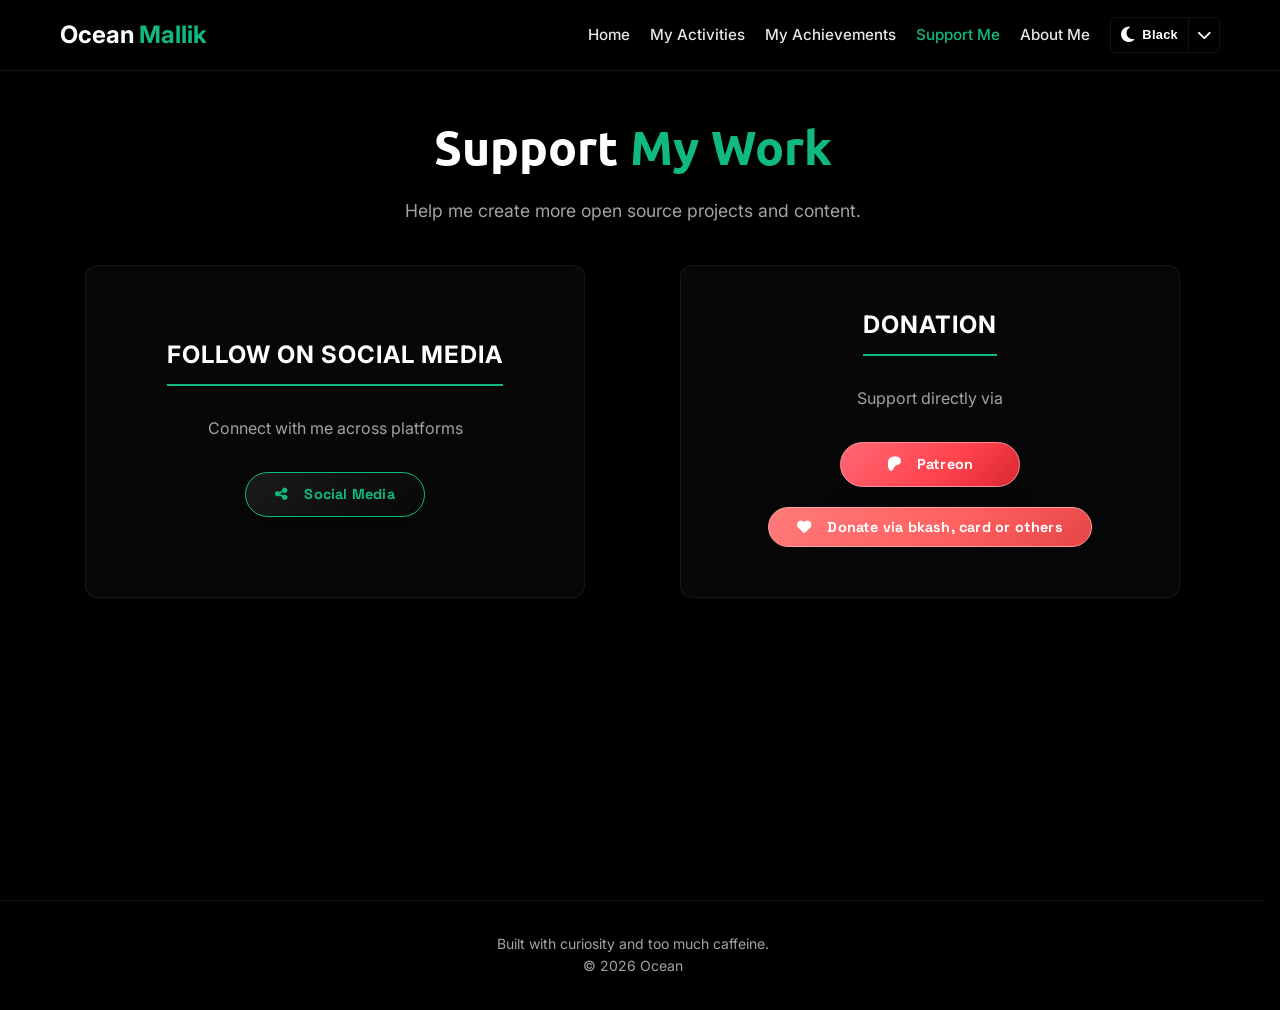
<file: pages/support/index.html>
<!DOCTYPE html>
<html lang="en">
<head>
    <meta charset="UTF-8">
    <meta name="viewport" content="width=device-width, initial-scale=1.0">
    <title>Support Me - Ocean Mallik</title>
    
    <!-- Go UP one level (../) -->
    <link rel="icon" type="image/png" href="../../favicon.png">
    <link rel="stylesheet" href="../../style.css">
    <link rel="stylesheet" href="https://cdnjs.cloudflare.com/ajax/libs/font-awesome/6.4.0/css/all.min.css">
    <style>
        .sk-widget-btn {
            display: none !important;
        }
    </style>
</head>
<body>

    <!-- Navigation Bar -->
    <nav class="navbar">
        <div class="container nav-container">
            <a href="/" class="logo">Ocean <span class="highlight">Mallik</span></a>
            
            <div class="nav-right">
                <ul class="nav-links">
                    <li><a href="/">Home</a></li>
                    <li><a href="../activities.html">My Activities</a></li>
                    <li><a href="../achievements/">My Achievements</a></li>
                    <!-- Active Link -->
                    <li><a href="#" class="highlight">Support Me</a></li>
                    <li><a href="../about.html">About Me</a></li>
                </ul>

                <div class="theme-switcher">
                    <button id="theme-toggle" class="theme-toggle-btn" title="Switch Theme">
                        <i class="fas fa-bolt theme-icon"></i>
                        <span class="theme-name">Cyberpunk</span>
                    </button>
                    <button id="theme-list-toggle" class="theme-list-toggle-btn" title="Show theme list" aria-label="Show theme list" aria-expanded="false">
                        <i class="fas fa-chevron-down"></i>
                    </button>
                    <div id="theme-list" class="theme-list hidden" role="listbox" aria-label="Theme list"></div>
                </div>
                <button id="mobile-menu-btn" class="menu-btn"><i class="fas fa-bars"></i></button>
            </div>
        </div>

        <div id="mobile-menu" class="mobile-menu hidden">
            <a href="/">Home</a>
            <a href="../activities.html">My Activities</a>
            <a href="../achievements/">My Achievements</a>
            <a href="#">Support Me</a>
            <a href="../about.html">About Me</a>
        </div>
    </nav>

    <!-- Main Support Content -->
    <section class="section" style="padding-top: 120px; min-height: 100vh;">
        <div class="container">
            
            <div style="text-align: center; margin-bottom: 40px;">
                <h1 class="title">Support <span class="highlight">My Work</span></h1>
                <p class="description" style="margin: 0 auto;">Help me create more open source projects and content.</p>
            </div>

            <div class="support-grid">
                
                <!-- Left Column: Social Media -->
                <div class="support-column">
                    <h2 class="support-title">Follow on Social Media</h2>
                    <p style="color: var(--text-muted); margin-bottom: 20px;">Connect with me across platforms</p>
                    
                    <a href="https://link.oceanmallik.com/" target="_blank" class="support-btn btn-social">
                        <i class="fas fa-share-alt" style="margin-right: 8px;"></i> Social Media
                    </a>
                </div>

                <!-- Right Column: Donation -->
                <div class="support-column">
                    <h2 class="support-title">Donation</h2>
                    <p style="color: var(--text-muted); margin-bottom: 20px;">Support directly via</p>
                    
                    <div style="display: flex; flex-wrap: wrap; justify-content: center;">
                        <a href="https://www.patreon.com/c/oceanmallik" target="_blank" class="support-btn btn-patreon">
                            <i class="fab fa-patreon" style="margin-right: 8px;"></i> Patreon
                        </a>
                        <button type="button" id="support-widget-toggle" class="support-btn btn-supportkori">
                            <i class="fas fa-heart" style="margin-right: 8px;"></i> Donate via bkash, card or others
                        </button>
                    </div>

                    <script src="https://skr.bd/widget.js" data-id="oceanmallik" data-message="Donate via bkash, card or others" data-color="#FF5F5F" data-position="right"></script>
                    <script>
                        (function () {
                            const toggleButton = document.getElementById('support-widget-toggle');

                            toggleButton.addEventListener('click', function () {
                                const widgetPanel = document.querySelector('.sk-widget-iframe-container');

                                if (widgetPanel) {
                                    widgetPanel.classList.toggle('open');
                                }
                            });
                        })();
                    </script>
                </div>

            </div>

        </div>
    </section>

    <footer>
        <p>Built with curiosity and too much caffeine.<br>&copy; <span id="current-year"></span> Ocean</p>
    </footer>

    <script src="../../script.js"></script>
</body>
</html>
</file>
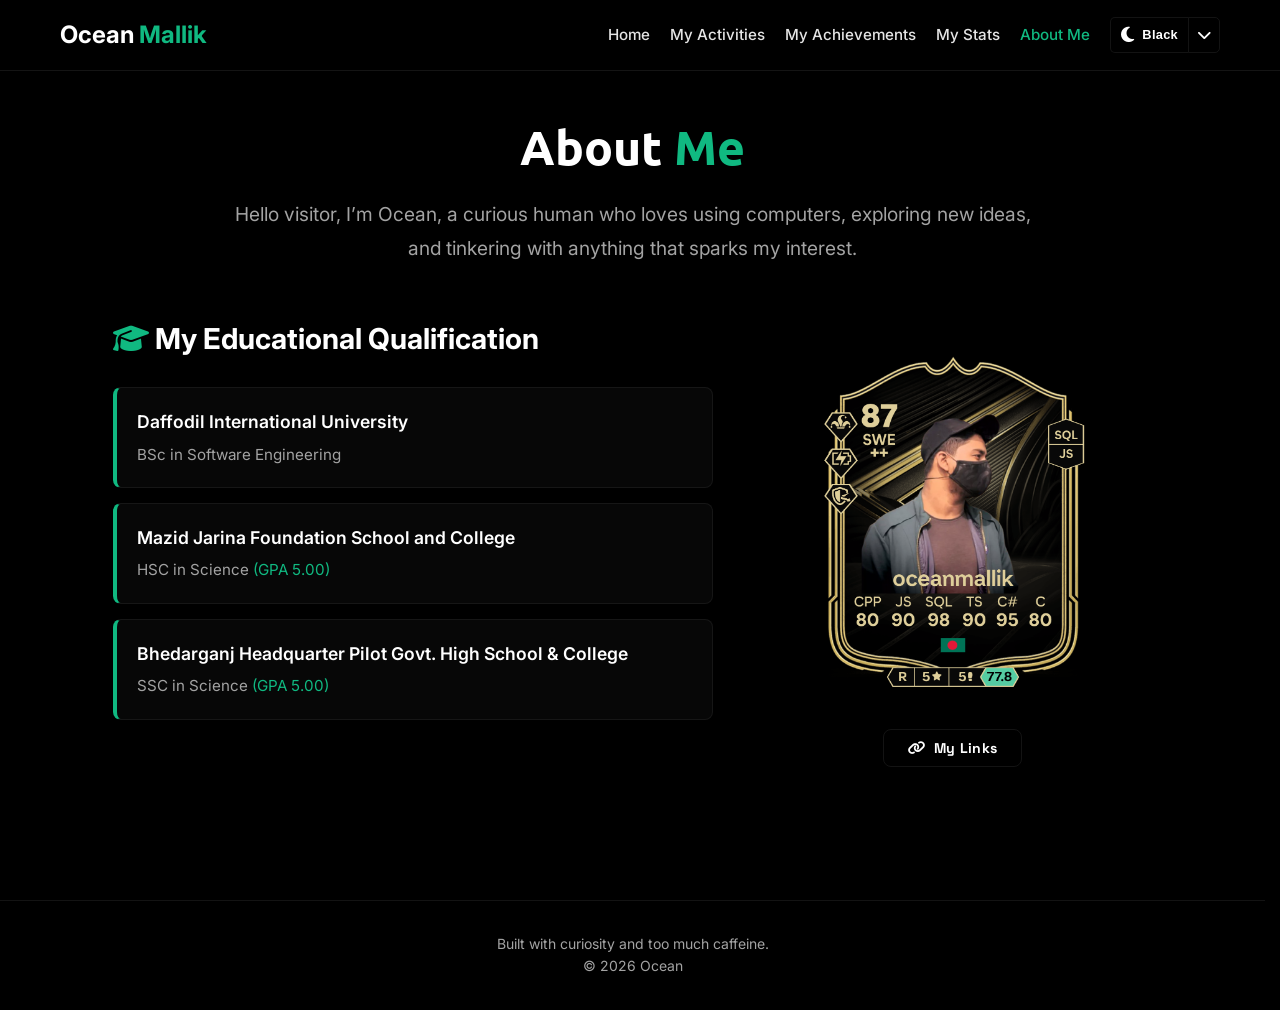
<file: about.html>
<!DOCTYPE html>
<html lang="en">
<head>
    <meta charset="UTF-8">
    <meta name="viewport" content="width=device-width, initial-scale=1.0">
    <title>About Me - Ocean Mallik</title>
    <link rel="icon" type="image/png" href="favicon.png">
    <link rel="stylesheet" href="style.css">
    <link rel="stylesheet" href="https://cdnjs.cloudflare.com/ajax/libs/font-awesome/6.4.0/css/all.min.css">
</head>
<body>
    <nav class="navbar">
        <div class="container nav-container">
            <a href="/" class="logo">Ocean <span class="highlight">Mallik</span></a>
            <div class="nav-right">
                <ul class="nav-links">
                    <li><a href="/">Home</a></li>
                    <li><a href="activities.html">My Activities</a></li>
                    <li><a href="achievements.html">My Achievements</a></li>
                    <li><a href="stats.html">My Stats</a></li>
                    
                    <li><a href="about.html" class="highlight">About Me</a></li>
                </ul>

                <div class="theme-switcher">
                    <button id="theme-toggle" class="theme-toggle-btn" title="Switch Theme">
                        <i class="fas fa-bolt theme-icon"></i>
                        <span class="theme-name">Cyberpunk</span>
                    </button>
                    <button id="theme-list-toggle" class="theme-list-toggle-btn" title="Show theme list" aria-label="Show theme list" aria-expanded="false">
                        <i class="fas fa-chevron-down"></i>
                    </button>
                    <div id="theme-list" class="theme-list hidden" role="listbox" aria-label="Theme list"></div>
                </div>

                <button id="mobile-menu-btn" class="menu-btn">
                    <i class="fas fa-bars"></i>
                </button>
            </div>
        </div>

        <div id="mobile-menu" class="mobile-menu hidden">
            <a href="/">Home</a>
            <a href="activities.html">My Activities</a>
            <a href="achievements.html">My Achievements</a>
            <a href="stats.html">My Stats</a>
            
            <a href="about.html">About Me</a>
        </div>
    </nav>

    <section class="section" style="padding-top: 120px; min-height: 100vh;">
        <div class="container">
            <div style="margin-bottom: 50px; text-align: center; max-width: 800px; margin-left: auto; margin-right: auto;">
                <h1 class="title">About <span class="highlight">Me</span></h1>
                <p style="font-size: 1.2rem; color: var(--text-muted); line-height: 1.8;">
                    Hello visitor, I’m Ocean, a curious human who loves using computers, exploring new ideas, and tinkering with anything that sparks my interest.
                </p>
            </div>

            <div class="about-grid">
                <div class="about-text-col">
                    <h2 class="section-title" style="text-align: left; font-size: 1.8rem; margin-bottom: 25px;">
                        <i class="fas fa-graduation-cap highlight"></i> My Educational Qualification
                    </h2>

                    <div class="edu-card">
                        <div class="edu-content">
                            <h3>Daffodil International University</h3>
                            <p>BSc in Software Engineering</p>
                        </div>
                    </div>

                    <div class="edu-card">
                        <div class="edu-content">
                            <h3>Mazid Jarina Foundation School and College</h3>
                            <p>HSC in Science <span class="highlight">(GPA 5.00)</span></p>
                        </div>
                    </div>

                    <div class="edu-card">
                        <div class="edu-content">
                            <h3>Bhedarganj Headquarter Pilot Govt. High School & College</h3>
                            <p>SSC in Science <span class="highlight">(GPA 5.00)</span></p>
                        </div>
                    </div>
                </div>

                <div class="about-image-col">
                    <div style="display: flex; flex-direction: column; align-items: center; gap: 18px;">
                        <div class="about-image-frame">
                            <img src="fcCard.png" alt="Ocean Mallik">
                        </div>
                        <a href="https://link.oceanmallik.com" class="btn about-links-btn" target="_blank" rel="noopener noreferrer">
                            <i class="fas fa-link"></i> My Links
                        </a>
                    </div>
                </div>
            </div>
        </div>
    </section>



    <footer>
        <p>Built with curiosity and too much caffeine.<br>&copy; <span id="current-year"></span> Ocean</p>
    </footer>

    <script src="https://skr.bd/widget.js" data-id="oceanmallik" data-message="Donate via bkash, card or others" data-color="#FF5F5F" data-position="right"></script>
    <script src="script.js"></script>
</body>
</html>
</file>
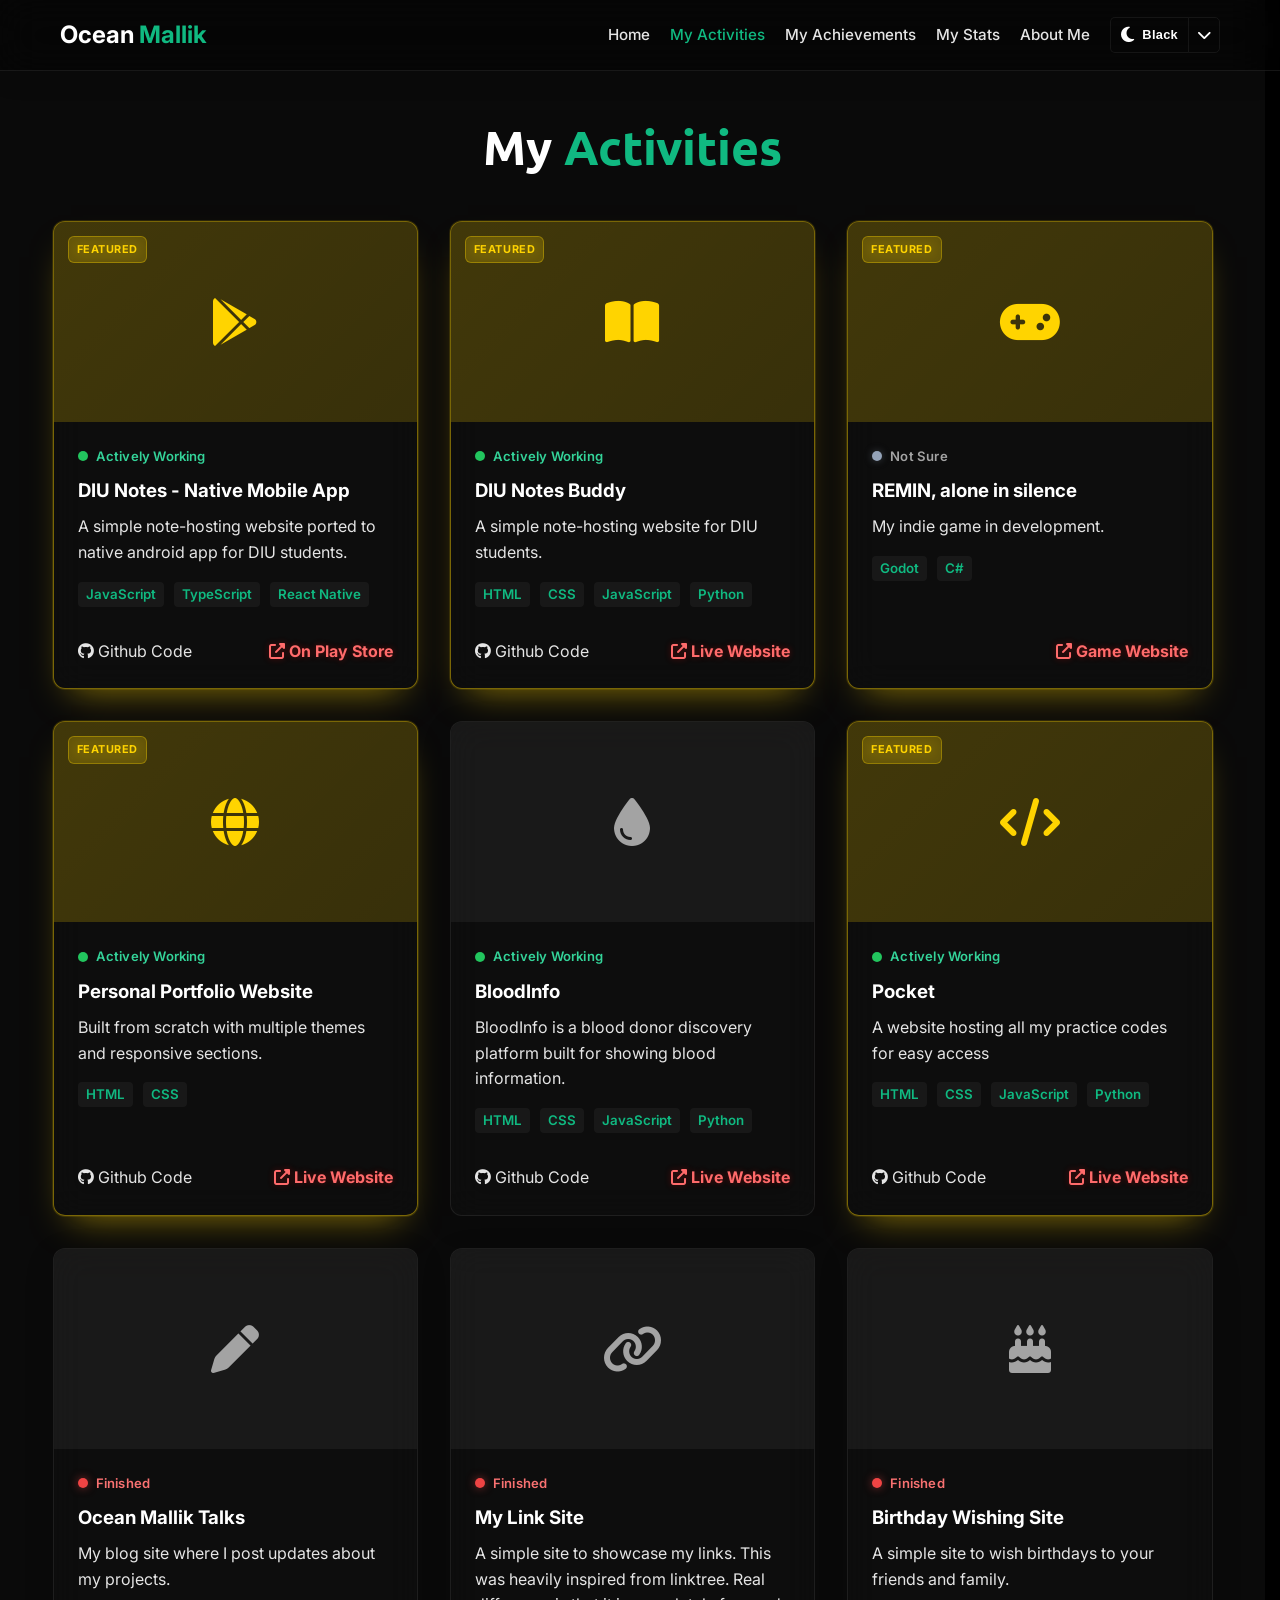
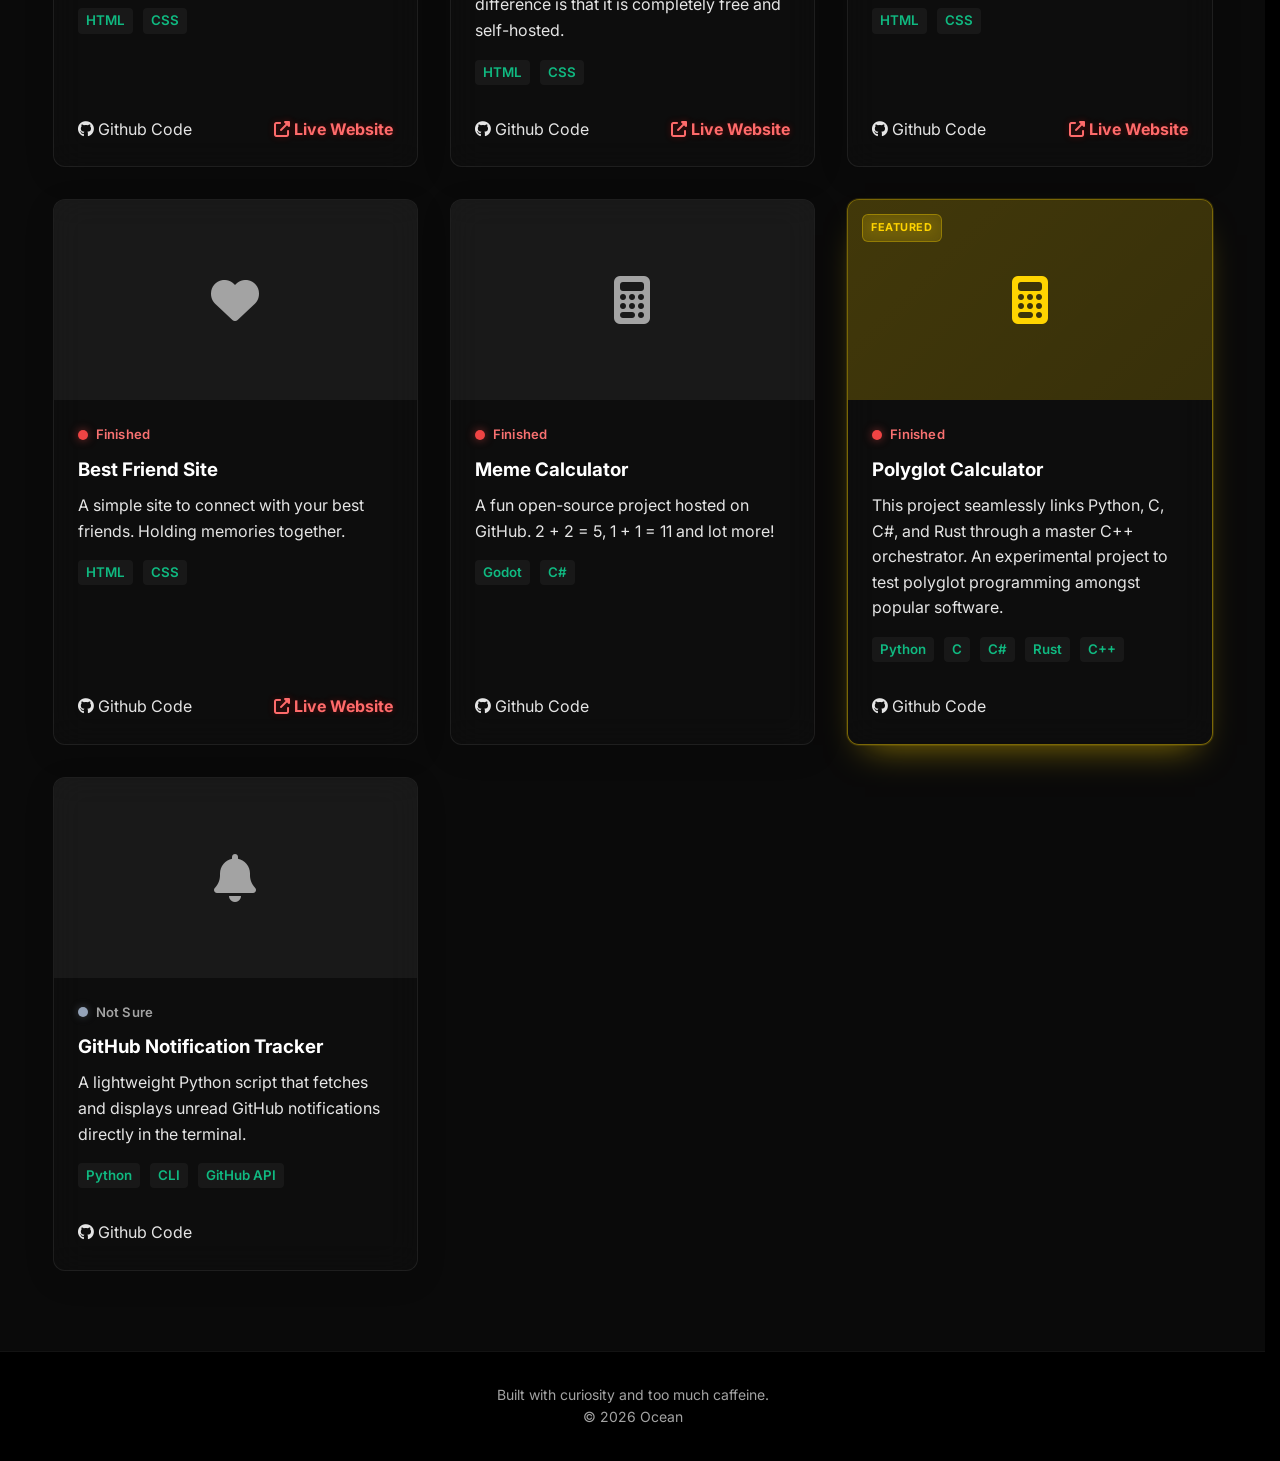
<file: activities.html>
<!DOCTYPE html>
<html lang="en">
<head>
    <meta charset="UTF-8">
    <meta name="viewport" content="width=device-width, initial-scale=1.0">
    <title>My Activities | Ocean Mallik</title>
    <link rel="icon" type="image/png" href="favicon.png">
    <link rel="stylesheet" href="style.css">
    <link rel="stylesheet" href="https://cdnjs.cloudflare.com/ajax/libs/font-awesome/6.4.0/css/all.min.css">
</head>
<body>
    <nav class="navbar">
        <div class="container nav-container">
            <a href="/" class="logo">Ocean <span class="highlight">Mallik</span></a>
            <div class="nav-right">
                <ul class="nav-links">
                    <li><a href="/">Home</a></li>
                    <li><a href="activities.html" class="highlight">My Activities</a></li>
                    <li><a href="achievements.html">My Achievements</a></li>
                    <li><a href="stats.html">My Stats</a></li>
                    
                    <li><a href="about.html">About Me</a></li>
                </ul>

                <div class="theme-switcher">
                    <button id="theme-toggle" class="theme-toggle-btn" title="Switch Theme">
                        <i class="fas fa-bolt theme-icon"></i>
                        <span class="theme-name">Cyberpunk</span>
                    </button>
                    <button id="theme-list-toggle" class="theme-list-toggle-btn" title="Show theme list" aria-label="Show theme list" aria-expanded="false">
                        <i class="fas fa-chevron-down"></i>
                    </button>
                    <div id="theme-list" class="theme-list hidden" role="listbox" aria-label="Theme list"></div>
                </div>
                <button id="mobile-menu-btn" class="menu-btn"><i class="fas fa-bars"></i></button>
            </div>
        </div>

        <div id="mobile-menu" class="mobile-menu hidden">
            <a href="/">Home</a>
            <a href="activities.html">My Activities</a>
            <a href="achievements.html">My Achievements</a>
            <a href="stats.html">My Stats</a>

            <a href="about.html">About Me</a>
        </div>
    </nav>

    <section id="activities" class="section bg-secondary" style="padding-top: 120px; min-height: 100vh;">
        <div class="container">
            <h1 class="title" style="text-align: center; margin-bottom: 3rem;">My <span class="highlight">Activities</span></h1>
            <div id="activities-grid" class="projects-grid"></div>
        </div>
    </section>

    <footer>
        <p>Built with curiosity and too much caffeine.<br>&copy; <span id="current-year"></span> Ocean</p>
    </footer>

    <script src="https://skr.bd/widget.js" data-id="oceanmallik" data-message="Donate via bkash, card or others" data-color="#FF5F5F" data-position="right"></script>
    <script src="script.js"></script>
</body>
</html>
</file>
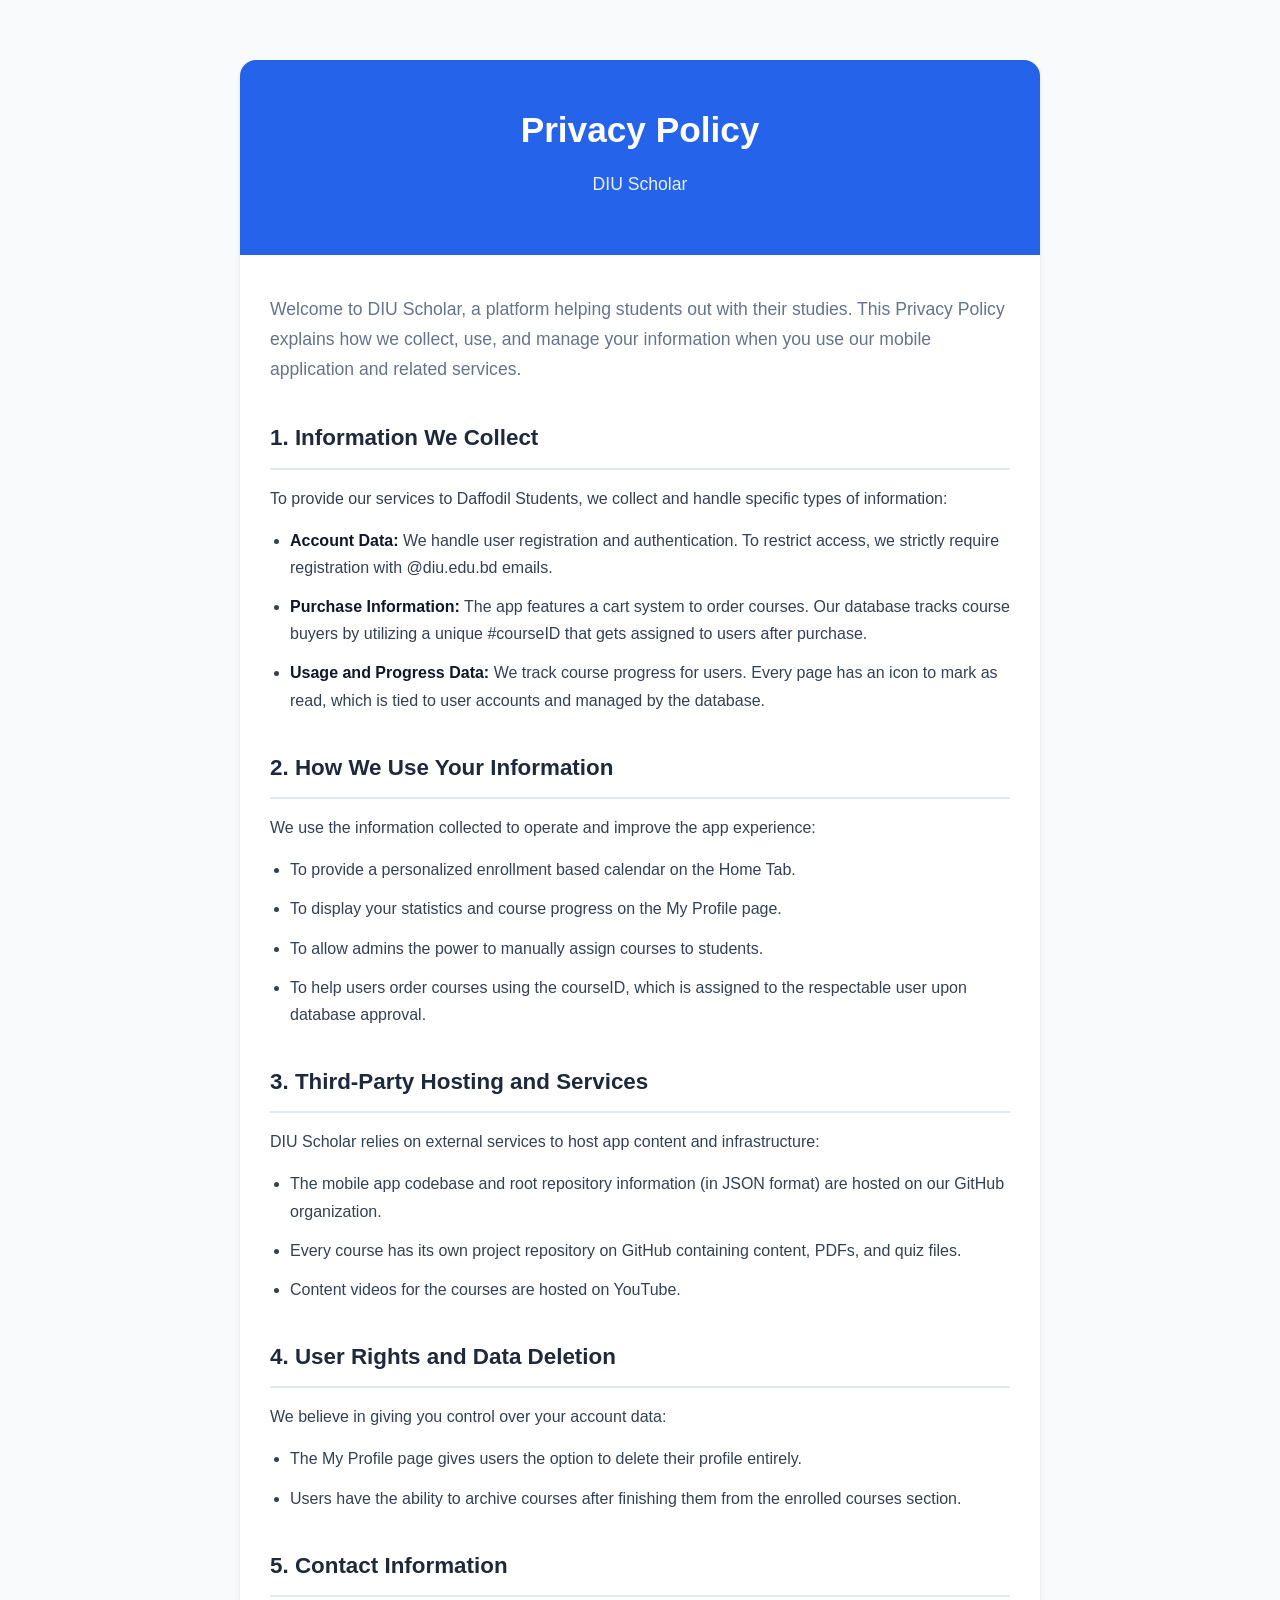
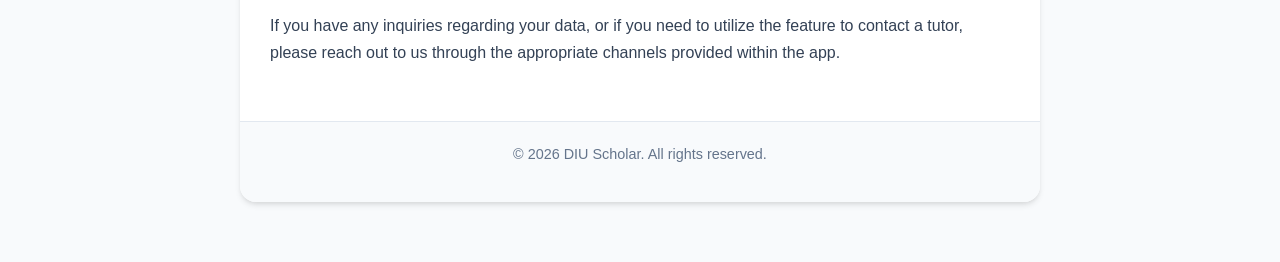
<file: diuscholar.html>
<!DOCTYPE html>
<html lang="en">
<head>
    <meta charset="UTF-8">
    <meta name="viewport" content="width=device-width, initial-scale=1.0">
    <title>Privacy Policy - DIU Scholar</title>
    <style>
        :root {
            --primary-color: #2563eb;
            --text-main: #334155;
            --text-muted: #64748b;
            --bg-color: #f8fafc;
            --card-bg: #ffffff;
            --border-color: #e2e8f0;
        }

        * {
            box-sizing: border-box;
            margin: 0;
            padding: 0;
        }

        body {
            font-family: -apple-system, BlinkMacSystemFont, "Segoe UI", Roboto, Helvetica, Arial, sans-serif;
            line-height: 1.7;
            background-color: var(--bg-color);
            color: var(--text-main);
            padding: 20px;
        }

        .container {
            max-width: 800px;
            margin: 40px auto;
            background: var(--card-bg);
            border-radius: 16px;
            box-shadow: 0 4px 6px -1px rgba(0, 0, 0, 0.1), 0 2px 4px -1px rgba(0, 0, 0, 0.06);
            overflow: hidden;
        }

        header {
            background-color: var(--primary-color);
            color: white;
            padding: 40px 30px;
            text-align: center;
        }

        header h1 {
            font-size: 2.2rem;
            margin-bottom: 10px;
            font-weight: 700;
        }

        header p {
            font-size: 1.1rem;
            opacity: 0.9;
        }

        .content {
            padding: 40px 30px;
        }

        .intro {
            font-size: 1.1rem;
            margin-bottom: 30px;
            color: var(--text-muted);
        }

        h2 {
            color: #1e293b;
            font-size: 1.4rem;
            margin-top: 35px;
            margin-bottom: 15px;
            padding-bottom: 10px;
            border-bottom: 2px solid var(--border-color);
        }

        p {
            margin-bottom: 15px;
        }

        ul {
            margin-bottom: 25px;
            padding-left: 20px;
        }

        li {
            margin-bottom: 12px;
            position: relative;
        }

        li strong {
            color: #0f172a;
        }

        .footer {
            text-align: center;
            padding: 20px;
            background-color: var(--bg-color);
            color: var(--text-muted);
            font-size: 0.9rem;
            border-top: 1px solid var(--border-color);
        }

        /* This hides the citations from the visual webpage */
        .hidden-cite {
            display: none;
        }

        @media (max-width: 600px) {
            .container {
                margin: 10px auto;
            }
            header {
                padding: 30px 20px;
            }
            .content {
                padding: 25px 20px;
            }
        }
    </style>
</head>
<body>

    <div class="container">
        <header>
            <h1>Privacy Policy</h1>
            <p>DIU Scholar</p>
        </header>

        <div class="content">
            <p class="intro">Welcome to DIU Scholar, a platform helping students out with their studies<span class="hidden-cite">[cite: 2]</span>. This Privacy Policy explains how we collect, use, and manage your information when you use our mobile application and related services.</p>

            <h2>1. Information We Collect</h2>
            <p>To provide our services to Daffodil Students<span class="hidden-cite">[cite: 2]</span>, we collect and handle specific types of information:</p>
            <ul>
                <li><strong>Account Data:</strong> We handle user registration and authentication<span class="hidden-cite">[cite: 3]</span>. To restrict access, we strictly require registration with @diu.edu.bd emails<span class="hidden-cite">[cite: 3]</span>.</li>
                <li><strong>Purchase Information:</strong> The app features a cart system to order courses<span class="hidden-cite">[cite: 2]</span>. Our database tracks course buyers by utilizing a unique #courseID that gets assigned to users after purchase<span class="hidden-cite">[cite: 3]</span>.</li>
                <li><strong>Usage and Progress Data:</strong> We track course progress for users<span class="hidden-cite">[cite: 3]</span>. Every page has an icon to mark as read, which is tied to user accounts and managed by the database<span class="hidden-cite">[cite: 4]</span>.</li>
            </ul>

            <h2>2. How We Use Your Information</h2>
            <p>We use the information collected to operate and improve the app experience:</p>
            <ul>
                <li>To provide a personalized enrollment based calendar on the Home Tab<span class="hidden-cite">[cite: 2]</span>.</li>
                <li>To display your statistics and course progress on the My Profile page<span class="hidden-cite">[cite: 2]</span>.</li>
                <li>To allow admins the power to manually assign courses to students<span class="hidden-cite">[cite: 3]</span>.</li>
                <li>To help users order courses using the courseID, which is assigned to the respectable user upon database approval<span class="hidden-cite">[cite: 2]</span>.</li>
            </ul>

            <h2>3. Third-Party Hosting and Services</h2>
            <p>DIU Scholar relies on external services to host app content and infrastructure:</p>
            <ul>
                <li>The mobile app codebase and root repository information (in JSON format) are hosted on our GitHub organization<span class="hidden-cite">[cite: 2]</span>.</li>
                <li>Every course has its own project repository on GitHub containing content, PDFs, and quiz files<span class="hidden-cite">[cite: 5]</span>.</li>
                <li>Content videos for the courses are hosted on YouTube<span class="hidden-cite">[cite: 2]</span>.</li>
            </ul>

            <h2>4. User Rights and Data Deletion</h2>
            <p>We believe in giving you control over your account data:</p>
            <ul>
                <li>The My Profile page gives users the option to delete their profile entirely<span class="hidden-cite">[cite: 2]</span>.</li>
                <li>Users have the ability to archive courses after finishing them from the enrolled courses section<span class="hidden-cite">[cite: 2]</span>.</li>
            </ul>

            <h2>5. Contact Information</h2>
            <p>If you have any inquiries regarding your data, or if you need to utilize the feature to contact a tutor<span class="hidden-cite">[cite: 2]</span>, please reach out to us through the appropriate channels provided within the app.</p>
        </div>

        <div class="footer">
            <p>&copy; 2026 DIU Scholar. All rights reserved.</p>
        </div>
    </div>

    <script src="https://skr.bd/widget.js" data-id="oceanmallik" data-message="Donate via bkash, card or others" data-color="#FF5F5F" data-position="right"></script>
</body>
</html>
</file>
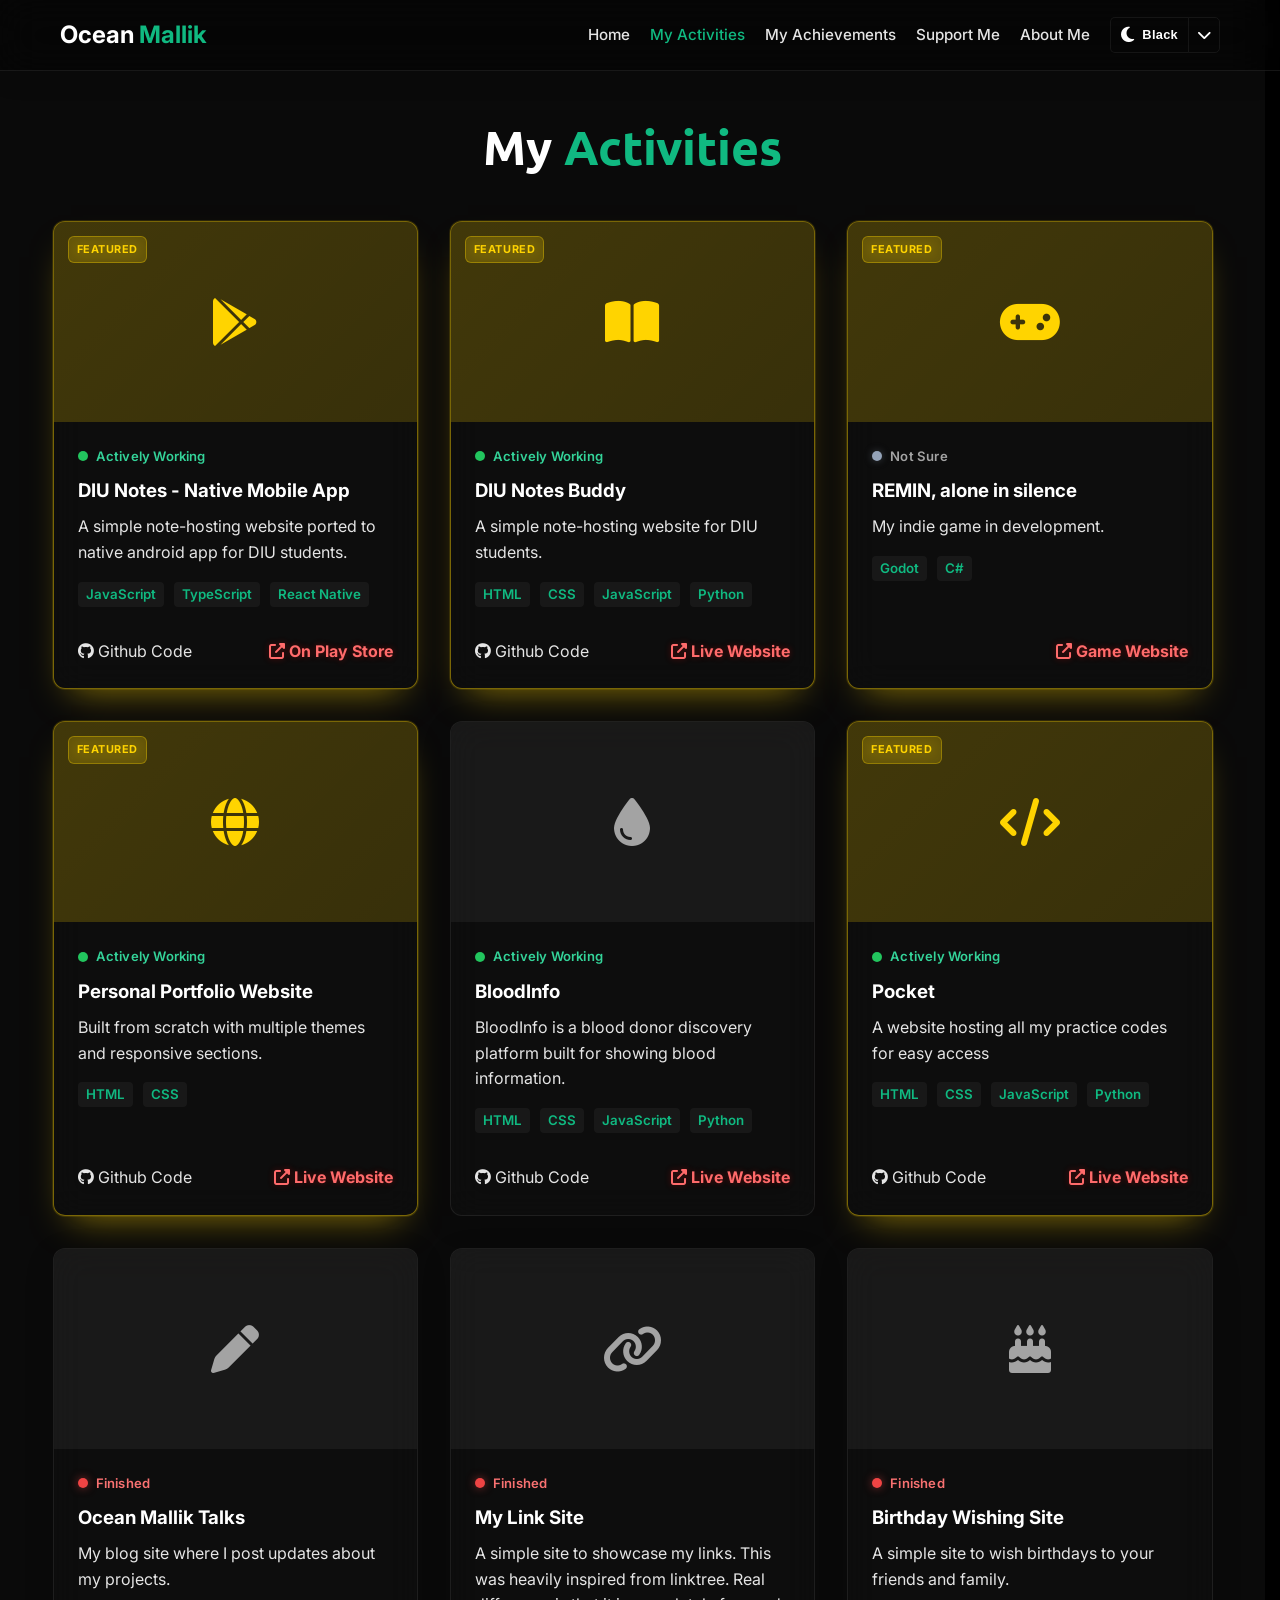
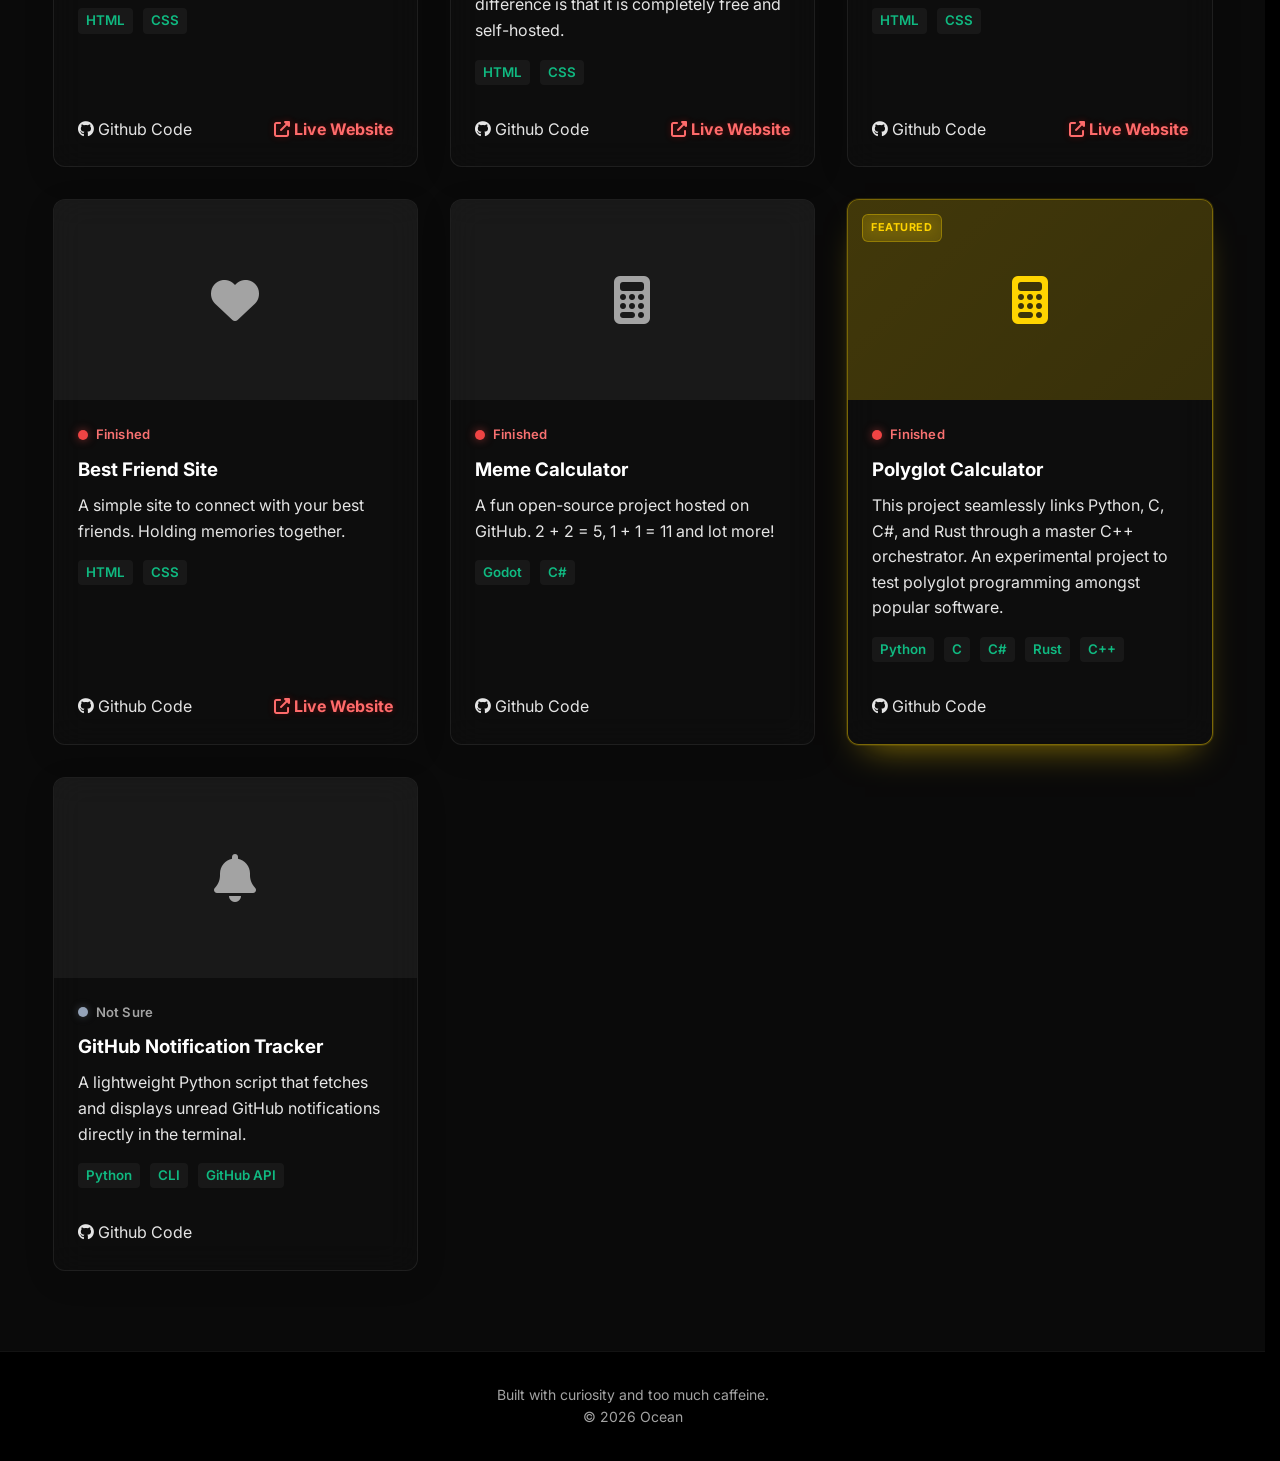
<file: pages/activities.html>
<!DOCTYPE html>
<html lang="en">
<head>
    <meta charset="UTF-8">
    <meta name="viewport" content="width=device-width, initial-scale=1.0">
    <title>My Activities | Ocean Mallik</title>
    <link rel="icon" type="image/png" href="../favicon.png">
    <link rel="stylesheet" href="../style.css">
    <link rel="stylesheet" href="https://cdnjs.cloudflare.com/ajax/libs/font-awesome/6.4.0/css/all.min.css">
</head>
<body>
    <nav class="navbar">
        <div class="container nav-container">
            <a href="/" class="logo">Ocean <span class="highlight">Mallik</span></a>
            <div class="nav-right">
                <ul class="nav-links">
                    <li><a href="/">Home</a></li>
                    <li><a href="activities.html" class="highlight">My Activities</a></li>
                    <li><a href="achievements/">My Achievements</a></li>
                    <li><a href="support/">Support Me</a></li>
                    <li><a href="about.html">About Me</a></li>
                </ul>

                <div class="theme-switcher">
                    <button id="theme-toggle" class="theme-toggle-btn" title="Switch Theme">
                        <i class="fas fa-bolt theme-icon"></i>
                        <span class="theme-name">Cyberpunk</span>
                    </button>
                    <button id="theme-list-toggle" class="theme-list-toggle-btn" title="Show theme list" aria-label="Show theme list" aria-expanded="false">
                        <i class="fas fa-chevron-down"></i>
                    </button>
                    <div id="theme-list" class="theme-list hidden" role="listbox" aria-label="Theme list"></div>
                </div>
                <button id="mobile-menu-btn" class="menu-btn"><i class="fas fa-bars"></i></button>
            </div>
        </div>

        <div id="mobile-menu" class="mobile-menu hidden">
            <a href="/">Home</a>
            <a href="activities.html">My Activities</a>
            <a href="achievements/">My Achievements</a>
            <a href="support/">Support Me</a>
            <a href="about.html">About Me</a>
        </div>
    </nav>

    <section id="activities" class="section bg-secondary" style="padding-top: 120px; min-height: 100vh;">
        <div class="container">
            <h1 class="title" style="text-align: center; margin-bottom: 3rem;">My <span class="highlight">Activities</span></h1>

            <div id="activities-grid" class="projects-grid"></div>
        </div>
    </section>

    <footer>
        <p>Built with curiosity and too much caffeine.<br>&copy; <span id="current-year"></span> Ocean</p>
    </footer>

    <script src="../script.js"></script>
</body>
</html>
</file>
<file: style.css>
/* --- 1. Fonts & Variables --- */
@import url('https://fonts.googleapis.com/css2?family=Inter:wght@300;400;600;700&family=Space+Grotesk:wght@500;600;700&family=Ubuntu:wght@400;500;700&display=swap');

:root {
    /* === MAC THEME VARIABLES === */
    --mac-blue-start: #5DA6FF;
    --mac-blue-end: #007AFF;
    --mac-gold: #eb9e26;
    --mac-gold-dark: #d98d1a;
    --mac-dark-grey: #2d2d2d; 
    --text-main: #e2e2e2;
    --btn-radius: 999px;
    --btn-font: 'Space Grotesk', 'Inter', sans-serif;
    --btn-shadow: 0 8px 20px rgba(0, 0, 0, 0.24);
    --btn-shadow-hover: 0 14px 28px rgba(0, 0, 0, 0.34);

    /* === THEME 1: CYBERPUNK (Neon Night) === */
    --primary-color: #ffd400;
    --primary-hover: #ffea70;
    --bg-main: #0a0615;
    --bg-secondary: #120a24;
    --bg-card: rgba(26, 16, 51, 0.4);
    --nav-bg: rgba(10, 6, 21, 0.4);
    --text-title: #ffffff;
    --text-muted: #a7a1d1;
    --border-color: rgba(58, 42, 102, 0.5);
    --glass-border: rgba(255, 255, 255, 0.08);
    --featured-accent: #ffd400;
    
    /* Spacing & Layout */
    --container-width: 1200px;
    --border-radius: 12px;
    --transition: all 0.3s ease;
}

/* === THEME 2: PITCH BLACK (Deep Dark) === */
body.theme-black {
    --primary-color: #10b981;
    --primary-hover: #34d399;
    --featured-accent: #ffd400;
    
    --bg-main: #000000;
    --bg-secondary: #0a0a0a;
    --bg-card: rgba(18, 18, 18, 0.4);
    --nav-bg: rgba(0, 0, 0, 0.4);
    
    --text-main: #e5e5e5;
    --text-title: #ffffff;
    --text-muted: #a3a3a3;
    
    --border-color: rgba(38, 38, 38, 0.5);
    --glass-border: rgba(255, 255, 255, 0.08);
}

/* === THEME 3: CLEAN WHITE (Bright) === */
body.theme-white {
    --primary-color: #059669;       
    --primary-hover: #10b981;
    --featured-accent: #059669;
    
    --bg-main: #ffffff;
    --bg-secondary: #f3f4f6;        
    --bg-card: rgba(249, 250, 251, 0.6);
    --nav-bg: rgba(255, 255, 255, 0.6);
    
    --text-main: #4b5563;           
    --text-title: #111827;          
    --text-muted: #6b7280;
    
    --border-color: rgba(229, 231, 235, 0.6);
    --glass-border: rgba(255, 255, 255, 0.4);
}

/* === THEME 4: SOFT LIGHT (Warm/Paper) === */
body.theme-soft {
    --primary-color: #059669;
    --primary-hover: #10b981;
    --featured-accent: #ea580c;
    
    --bg-main: #fff0e5;             /* Requested Color */
    --bg-secondary: #fae1cf;        /* Slightly darker warm tone */
    --bg-card: rgba(255, 255, 255, 0.55);
    --nav-bg: rgba(255, 240, 229, 0.6);
    
    --text-main: #44403c;           /* Warm Dark Grey */
    --text-title: #1c1917;          /* Warm Black */
    --text-muted: #78716c;
    
    --border-color: rgba(235, 213, 193, 0.6);
    --glass-border: rgba(255, 255, 255, 0.5);
}

/* === THEME 5: AURORA MINT (Fresh/Calm) === */
body.theme-aurora {
    --primary-color: #06b6d4;
    --primary-hover: #22d3ee;
    --featured-accent: #06b6d4;

    --bg-main: #e8fff8;
    --bg-secondary: #d9f7ee;
    --bg-card: rgba(247, 255, 252, 0.55);
    --nav-bg: rgba(232, 255, 248, 0.6);

    --text-main: #1f3a3d;
    --text-title: #102427;
    --text-muted: #4f6d70;

    --border-color: rgba(185, 228, 218, 0.6);
    --glass-border: rgba(255, 255, 255, 0.5);
}

/* === CYBERPUNK CLASS ALIAS (matches base theme) === */
body.theme-cyberpunk {
    --primary-color: #ffd400;
    --primary-hover: #ffea70;
    --featured-accent: #ffd400;

    --bg-main: #0a0615;
    --bg-secondary: #120a24;
    --bg-card: rgba(26, 16, 51, 0.4);
    --nav-bg: rgba(10, 6, 21, 0.4);

    --text-main: #e8e6ff;
    --text-title: #ffffff;
    --text-muted: #a7a1d1;

    --border-color: rgba(58, 42, 102, 0.5);
    --glass-border: rgba(255, 255, 255, 0.08);
}

body.theme-cyberpunk .highlight {
    color: #ffd400;
    text-shadow: 0 0 14px rgba(255, 212, 0, 0.45);
}

body.theme-cyberpunk .tags span {
    background-color: rgba(255, 212, 0, 0.14);
    border-color: rgba(255, 212, 0, 0.35);
    color: #ffd400;
}

/* --- 2. Global Reset --- */
* {
    margin: 0;
    padding: 0;
    box-sizing: border-box;
}

html {
    scroll-behavior: smooth;
    scrollbar-gutter: stable;
}

body {
    font-family: 'Inter', sans-serif;
    background-color: var(--bg-main);
    color: var(--text-main);
    line-height: 1.6;
    transition: background-color 0.3s ease, color 0.3s ease, opacity 0.25s ease;
}

body.theme-fading {
    opacity: 0.72;
}

a {
    text-decoration: none;
    color: inherit;
    transition: var(--transition);
}

ul {
    list-style: none;
}

img {
    max-width: 100%;
    display: block;
}

/* Utility Classes */
.container {
    max-width: var(--container-width);
    margin: 0 auto;
    padding: 0 20px;
}

.highlight {
    color: var(--primary-color);
}

.bg-secondary {
    background-color: var(--bg-secondary);
}

.hidden {
    display: none !important;
}

/* --- 3. Buttons (MAC THEME) --- */
.btn {
    display: inline-flex;
    align-items: center;
    justify-content: center;
    gap: 8px;
    padding: 11px 24px;
    border-radius: var(--btn-radius);
    font-family: var(--btn-font);
    font-size: 0.88rem;
    font-weight: 700;
    letter-spacing: 0.25px;
    line-height: 1;
    text-decoration: none;
    white-space: nowrap;
    cursor: pointer;
    border: 1px solid rgba(255, 255, 255, 0.2);
    position: relative;
    overflow: hidden;
    isolation: isolate;
    transform: translateY(0);
    transition: transform 0.25s ease, box-shadow 0.25s ease, filter 0.25s ease, border-color 0.25s ease;
    box-shadow: var(--btn-shadow);
    -webkit-tap-highlight-color: transparent;
}

.btn::before {
    content: "";
    position: absolute;
    inset: 0;
    background: linear-gradient(115deg, rgba(255, 255, 255, 0.22), rgba(255, 255, 255, 0) 50%);
    opacity: 0;
    transition: opacity 0.25s ease;
    pointer-events: none;
    z-index: 0;
}

.btn > * {
    position: relative;
    z-index: 1;
}

.btn:hover {
    transform: translateY(-2px);
    box-shadow: var(--btn-shadow-hover);
}

.btn:hover::before {
    opacity: 1;
}

.btn:focus-visible {
    outline: none;
    box-shadow: var(--btn-shadow-hover), 0 0 0 3px rgba(255, 255, 255, 0.22);
}

.btn:active {
    transform: translateY(0) scale(0.985);
    filter: brightness(0.98);
    box-shadow: 0 8px 16px rgba(0, 0, 0, 0.24);
}

.btn-primary {
    background: linear-gradient(135deg, #6ec1ff 0%, var(--mac-blue-end) 55%, #0063d4 100%);
    background-color: var(--mac-blue-end);
    color: #ffffff !important;
    border-color: rgba(140, 212, 255, 0.45);
}

.btn-primary:hover {
    filter: brightness(1.03);
    text-decoration: none;
}

/* --- NEW RED BUTTON (Mac Style) --- */
.btn-red {
    background: linear-gradient(135deg, #ff8a8a 0%, #ff3c5f 52%, #d91538 100%);
    background-color: #FF2D2D;
    color: #ffffff !important;
    border-color: rgba(255, 175, 188, 0.4);
}

.btn-red:hover {
    filter: brightness(1.03);
    text-decoration: none;
}

.btn-cyan {
    background: linear-gradient(135deg, #67f7ff 0%, #00b9d9 55%, #0088b7 100%);
    background-color: #009ecf;
    color: #ffffff !important;
    border-color: rgba(153, 247, 255, 0.42);
}

.btn-cyan:hover {
    filter: brightness(1.03);
    text-decoration: none;
}

.btn-amber {
    background: linear-gradient(135deg, #ffe294 0%, #ffb347 58%, #f08700 100%);
    background-color: #f39c12;
    color: #281a00 !important;
    border-color: rgba(255, 228, 159, 0.58);
}

.btn-amber:hover {
    filter: brightness(1.02);
    text-decoration: none;
}

.btn-outline {
    background: linear-gradient(135deg, rgba(255, 255, 255, 0.06), rgba(255, 255, 255, 0));
    color: var(--text-title);
    border: 1px solid color-mix(in srgb, var(--primary-color) 38%, var(--border-color));
    box-shadow: 0 8px 20px rgba(0, 0, 0, 0.15);
}

.btn-outline:hover {
    background: linear-gradient(135deg, color-mix(in srgb, var(--primary-color) 24%, transparent), rgba(255, 255, 255, 0.06));
    border-color: var(--primary-color);
    color: var(--text-title);
}

.btn-gold {
    background: linear-gradient(135deg, #ffd769 0%, var(--mac-gold) 62%, #d68613 100%);
    border-color: var(--mac-gold-dark);
    color: #2d1b00 !important;
    text-shadow: none;
}

.btn-gold:hover {
    filter: brightness(1.02);
}

.theme-switcher {
    position: relative;
    display: flex;
    align-items: center;
    margin-left: 20px;
}

.theme-toggle-btn {
    background: transparent;
    border: 1px solid var(--border-color);
    border-right: none;
    color: var(--text-title);
    cursor: pointer;
    min-width: 36px;
    height: 36px;
    padding: 0 10px;
    display: flex;
    align-items: center;
    justify-content: center;
    gap: 8px;
    border-radius: 5px 0 0 5px;
    transition: var(--transition);
}

.theme-toggle-btn i {
    font-size: 1.1rem;
}

.theme-toggle-btn .theme-name {
    font-size: 0.8rem;
    font-weight: 600;
    letter-spacing: 0.3px;
    line-height: 1;
}

.theme-toggle-btn:hover {
    background-color: var(--mac-dark-grey);
    border-color: var(--mac-blue-end);
    color: var(--mac-blue-end);
}

.theme-list-toggle-btn {
    background: transparent;
    border: 1px solid var(--border-color);
    color: var(--text-title);
    cursor: pointer;
    width: 32px;
    height: 36px;
    display: inline-flex;
    align-items: center;
    justify-content: center;
    border-radius: 0 5px 5px 0;
    transition: var(--transition);
}

.theme-list-toggle-btn i {
    font-size: 0.9rem;
    transition: transform 0.2s ease;
}

.theme-list-toggle-btn.open i {
    transform: rotate(180deg);
}

.theme-list-toggle-btn:hover,
.theme-list-toggle-btn.open {
    background-color: var(--mac-dark-grey);
    border-color: var(--mac-blue-end);
    color: var(--mac-blue-end);
}

.theme-list {
    position: absolute;
    top: calc(100% + 8px);
    right: 0;
    min-width: 180px;
    background-color: var(--bg-card);
    backdrop-filter: blur(16px);
    -webkit-backdrop-filter: blur(16px);
    border: 1px solid var(--glass-border);
    border-radius: 12px;
    box-shadow: 0 12px 32px rgba(0, 0, 0, 0.25);
    padding: 6px;
    z-index: 1100;
}

.theme-list-item {
    width: 100%;
    background: transparent;
    border: none;
    border-radius: 6px;
    color: var(--text-main);
    cursor: pointer;
    display: flex;
    align-items: center;
    justify-content: space-between;
    font-size: 0.9rem;
    padding: 8px 10px;
    text-align: left;
    transition: var(--transition);
}

.theme-list-item i {
    color: var(--text-muted);
    font-size: 0.85rem;
}

.theme-list-item:hover {
    background: var(--bg-secondary);
    color: var(--text-title);
}

.theme-list-item.active {
    background: rgba(16, 185, 129, 0.12);
    color: var(--primary-color);
    font-weight: 600;
}

.theme-list-item.active i {
    color: var(--primary-color);
}

body.theme-cyberpunk .theme-list-item.active {
    background: rgba(255, 212, 0, 0.2);
    color: #ffd400;
}

body.theme-cyberpunk .theme-list-item.active i {
    color: #ffd400;
}

/* --- 4. Navigation --- */
.navbar {
    position: fixed;
    top: 0;
    width: 100%;
    background-color: var(--nav-bg); 
    backdrop-filter: blur(20px);
    -webkit-backdrop-filter: blur(20px);
    border-bottom: 1px solid var(--glass-border);
    box-shadow: 0 4px 30px rgba(0, 0, 0, 0.1);
    z-index: 1000;
    transition: background-color 0.3s ease, border-color 0.3s ease;
}

.nav-container {
    height: 70px;
    display: flex;
    justify-content: space-between;
    align-items: center;
}

.logo {
    font-size: 1.5rem;
    font-weight: 700;
    color: var(--text-title);
    white-space: nowrap;
}

.nav-right {
    display: flex;
    align-items: center;
}

.nav-links {
    display: flex;
    gap: 20px;
    align-items: center;
}

.nav-links a {
    font-size: 0.95rem;
    font-weight: 500;
    color: var(--text-main);
}

.nav-links a.highlight {
    color: var(--primary-color);
}

.nav-links a:hover {
    color: var(--primary-color);
}

.menu-btn {
    display: none; /* Hidden on Desktop */
    width: 42px;
    height: 42px;
    border-radius: 50%;
    border: 1px solid var(--border-color);
    background: linear-gradient(135deg, rgba(255, 255, 255, 0.09), rgba(255, 255, 255, 0));
    color: var(--text-title);
    font-size: 1.15rem;
    cursor: pointer;
    margin-left: 15px;
    transition: transform 0.25s ease, border-color 0.25s ease, background-color 0.25s ease;
}

.menu-btn:hover {
    transform: translateY(-1px);
    border-color: var(--primary-color);
    background-color: color-mix(in srgb, var(--primary-color) 16%, transparent);
}

/* Mobile Menu */
.mobile-menu {
    background-color: var(--bg-secondary);
    border-bottom: 1px solid var(--border-color);
    padding: 1rem;
}

.mobile-menu a {
    display: block;
    padding: 10px;
    color: var(--text-main);
    font-weight: 500;
}

.mobile-menu a:hover {
    color: var(--primary-color);
    background-color: rgba(128, 128, 128, 0.05);
    border-radius: 6px;
}

/* --- 5. Hero Section --- */
.hero {
    position: relative;
    min-height: 100vh;
    display: flex;
    align-items: center;
    padding-top: 70px;
    overflow: hidden;
}

.hero-container {
    display: flex;
    align-items: center;
    justify-content: space-between;
    flex-wrap: wrap;
    width: 100%;
}

.hero-text {
    flex: 1;
    min-width: 250px;
}

.subtitle {
    color: var(--primary-color);
    text-transform: uppercase;
    letter-spacing: 1px;
    margin-bottom: 1rem;
}

.title {
    font-size: 3rem;
    font-family: 'Ubuntu', sans-serif;
    color: var(--text-title);
    margin-bottom: 1.5rem;
    line-height: 1.1;
}

.description {
    font-size: 1.1rem;
    color: var(--text-muted);
    margin-bottom: 2rem;
    max-width: 500px;
}

.typing-caret {
    display: inline-block;
    width: 2px;
    height: 1em;
    margin-left: 4px;
    vertical-align: -0.12em;
    background-color: var(--primary-color);
    animation: caret-blink 0.85s step-end infinite;
}

@keyframes caret-blink {
    0%, 45% {
        opacity: 1;
    }
    46%, 100% {
        opacity: 0;
    }
}

@media (prefers-reduced-motion: reduce) {
    .typing-caret {
        animation: none;
        opacity: 1;
    }
}

.hero-buttons {
    display: flex;
    gap: 15px;
}

/* Homepage hero buttons: richer mouse hover feedback */
.hero-buttons .btn {
    transform-origin: center;
    --mx: 50%;
    --my: 50%;
}

.hero-buttons .btn::after {
    content: "";
    position: absolute;
    inset: -1px;
    border-radius: inherit;
    pointer-events: none;
    z-index: 0;
    opacity: 0;
    background: radial-gradient(170px circle at var(--mx) var(--my), rgba(255, 255, 255, 0.45) 0%, rgba(255, 255, 255, 0.16) 26%, rgba(255, 255, 255, 0) 62%);
    transition: opacity 0.18s ease;
}

.hero-buttons .btn:hover {
    transform: translateY(-3px) scale(1.03);
}

.hero-buttons .btn:hover::after {
    opacity: 1;
}

.hero-buttons .btn-red:hover {
    box-shadow: 0 16px 32px rgba(217, 21, 56, 0.38);
}

.hero-buttons .btn-cyan:hover {
    box-shadow: 0 16px 32px rgba(0, 185, 217, 0.35);
}

.hero-buttons .btn-amber:hover {
    box-shadow: 0 16px 32px rgba(240, 135, 0, 0.38);
}

@media (prefers-reduced-motion: reduce) {
    .hero-buttons .btn::after {
        transition: none;
    }
}

/* Hero Image & Animation */
.hero-image {
    flex: 1;
    display: flex;
    justify-content: center;
    position: relative;
    min-width: 250px;
    margin-top: 2rem;
    align-items: center; /* Added for vertical centering */
}

.image-frame {
    width: 300px;
    height: 300px;
    background-color: var(--bg-card);
    border-radius: 50%;
    border: 4px solid var(--border-color);
    display: flex;
    align-items: center;
    justify-content: center;
    position: relative;
    z-index: 2;
    overflow: hidden;
    box-shadow: 0 10px 25px rgba(0,0,0,0.1);
}

.image-frame img {
    width: 100%;
    height: 100%;
    object-fit: cover;
}

.about-image-frame {
    display: flex;
    align-items: center;
    justify-content: center;
    background: transparent;
    border: none;
    box-shadow: none;
    overflow: visible;
    padding: 0;
}

.about-image-frame img {
    display: block;
    width: min(100%, 280px);
    height: auto;
    object-fit: contain;
    border-radius: 0;
}

#ambient-glow {
    position: absolute;
    top: 0;
    left: 0;
    width: 100%;
    height: 100%;
    background: radial-gradient(circle at 20% 30%, color-mix(in srgb, var(--primary-color) 25%, transparent), transparent 45%),
                radial-gradient(circle at 80% 70%, color-mix(in srgb, var(--primary-hover) 15%, transparent), transparent 55%);
    opacity: 0.6;
    filter: blur(80px);
    pointer-events: none;
    z-index: 0;
    animation: ambientShift 12s infinite alternate ease-in-out;
}

@keyframes ambientShift {
    0% { transform: scale(1) translate(0, 0); }
    100% { transform: scale(1.05) translate(3%, 3%); }
}

.blob {
    position: absolute;
    top: 50%;
    left: 50%;
    width: 350px; 
    height: 350px;
    background: radial-gradient(circle, rgba(255, 30, 30, 0.8) 0%, rgba(255, 30, 30, 0) 70%);
    border-radius: 50%;
    filter: blur(45px);
    z-index: 1;
    box-shadow: 0 0 70px rgba(255, 30, 30, 0.5);
    animation: pulse 3s infinite ease-in-out;
}

@keyframes pulse {
    0%, 100% { 
        transform: translate(-50%, -50%) scale(0.95);
        opacity: 0.3; 
    }
    50% { 
        transform: translate(-50%, -50%) scale(1.1);
        opacity: 1; 
        filter: blur(45px) brightness(1.5); 
    }
}


/* --- Scroll Reveal --- */
.reveal {
    opacity: 0;
    transform: translateY(30px);
    transition: all 0.8s cubic-bezier(0.5, 0, 0, 1);
}

.reveal.active {
    opacity: 1;
    transform: translateY(0);
}

/* --- 6. Sections General --- */
.section {
    padding: 80px 0;
}

.section-title {
    text-align: center;
    font-size: 2.25rem;
    color: var(--text-title);
    margin-bottom: 3rem;
}

/* --- 7. About Section --- */
.about-container {
    max-width: 800px;
}

.card {
    background-color: var(--bg-card);
    backdrop-filter: blur(16px);
    -webkit-backdrop-filter: blur(16px);
    border: 1px solid var(--glass-border);
    border-radius: var(--border-radius);
    padding: 2rem;
    box-shadow: 0 8px 32px rgba(0, 0, 0, 0.1);
    transition: background-color 0.3s ease, border-color 0.3s ease, transform 0.3s ease, box-shadow 0.3s ease;
}

.about-card h3 {
    color: var(--text-title);
    margin-top: 1.5rem;
    margin-bottom: 1rem;
}

.card:hover {
    transform: translateY(-6px) scale(1.02);
    box-shadow: 0 16px 40px rgba(0, 0, 0, 0.15);
    border-color: var(--primary-color);
}

.tags {
    display: flex;
    flex-wrap: wrap;
    gap: 10px;
}

.tags span {
    background-color: rgba(16, 185, 129, 0.1);
    color: var(--primary-color);
    padding: 6px 12px;
    border-radius: 6px;
    font-size: 0.875rem;
    border: 1px solid rgba(16, 185, 129, 0.2);
}

/* --- 8. Projects/Activities Grid --- */
.projects-grid {
    display: grid;
    grid-template-columns: repeat(auto-fit, minmax(300px, 1fr));
    gap: 2rem;
}

.project-card {
    padding: 0;
    overflow: hidden;
    display: flex;
    flex-direction: column;
    transition: var(--transition);
}

.project-card:hover {
    transform: translateY(-5px);
    box-shadow: 0 10px 20px -5px rgba(0, 0, 0, 0.1);
}

.project-card.featured-card {
    border: 1px solid color-mix(in srgb, var(--featured-accent) 45%, transparent);
    box-shadow: 0 0 0 1px color-mix(in srgb, var(--featured-accent) 12%, transparent), 0 18px 35px -18px color-mix(in srgb, var(--featured-accent) 55%, transparent);
    position: relative;
}

.project-card.featured-card .card-highlight {
    position: absolute;
    top: 14px;
    left: 14px;
    z-index: 2;
    display: inline-flex;
    align-items: center;
    padding: 4px 8px;
    border-radius: 6px;
    font-size: 0.68rem;
    font-weight: 700;
    letter-spacing: 0.05em;
    text-transform: uppercase;
    color: var(--featured-accent);
    background: color-mix(in srgb, var(--featured-accent) 14%, transparent);
    border: 1px solid color-mix(in srgb, var(--featured-accent) 35%, transparent);
    backdrop-filter: blur(8px);
    -webkit-backdrop-filter: blur(8px);
}

.project-card.featured-card .card-image {
    background: linear-gradient(135deg, color-mix(in srgb, var(--featured-accent) 22%, transparent), color-mix(in srgb, var(--featured-accent) 18%, transparent));
}

.project-card.featured-card .card-image i {
    color: var(--featured-accent);
}

.project-card.featured-card .card-content h3 a {
    color: var(--text-title);
}

.project-card.featured-card:hover {
    transform: translateY(-6px);
    box-shadow: 0 0 0 1px color-mix(in srgb, var(--featured-accent) 20%, transparent), 0 22px 42px -16px color-mix(in srgb, var(--featured-accent) 60%, transparent);
}

.card-image {
    height: 200px;
    background-color: var(--border-color);
    display: flex;
    align-items: center;
    justify-content: center;
}

.card-image i {
    font-size: 3rem;
    color: var(--text-muted);
}

.project-card:hover .card-image i {
    color: var(--primary-color);
}

.card-content {
    padding: 1.5rem;
    display: flex;
    flex-direction: column;
    flex: 1;
}

.project-status {
    display: inline-flex;
    align-items: center;
    gap: 8px;
    font-size: 0.82rem;
    font-weight: 600;
    letter-spacing: 0.2px;
    margin-bottom: 0.6rem;
}

.status-light {
    width: 10px;
    height: 10px;
    border-radius: 999px;
    display: inline-block;
}

/* Green: currently active work */
.status-active {
    color: #34d399;
}

.status-active .status-light {
    background-color: #22c55e;
    box-shadow: 0 0 0 rgba(34, 197, 94, 0.65);
    animation: statusPulse 1.8s ease-in-out infinite;
}

/* Red: finished/completed project */
.status-finished {
    color: #f87171;
}

.status-finished .status-light {
    background-color: #ef4444;
    box-shadow: 0 0 10px rgba(239, 68, 68, 0.55);
}

/* Gray: not active right now */
.status-idle {
    color: var(--text-muted);
}

.status-idle .status-light {
    background-color: #94a3b8;
    box-shadow: 0 0 8px rgba(148, 163, 184, 0.35);
}

@keyframes statusPulse {
    0% {
        box-shadow: 0 0 0 0 rgba(34, 197, 94, 0.65);
    }
    70% {
        box-shadow: 0 0 0 8px rgba(34, 197, 94, 0);
    }
    100% {
        box-shadow: 0 0 0 0 rgba(34, 197, 94, 0);
    }
}

.card-content h3 {
    color: var(--text-title);
    margin-bottom: 0.5rem;
}

.tech-badges {
    margin: 1rem 0;
    display: flex;
    gap: 10px;
}

.tech-badges small {
    background-color: rgba(128, 128, 128, 0.1);
    color: var(--primary-color);
    padding: 2px 8px;
    border-radius: 4px;
    font-weight: 600;
}

.card-links {
    display: flex;
    justify-content: flex-start;
    gap: 1rem;
    flex-wrap: wrap;
    margin-top: auto;
    padding-top: 1rem;
}

.card-links .live-link {
    margin-left: auto;
    color: #ff6b6b;
    font-weight: 700;
    text-shadow: 0 0 6px rgba(255, 0, 0, 0.35);
    animation: liveHeartbeat 1.35s ease-in-out infinite;
    transition: color 0.25s ease, text-shadow 0.25s ease, transform 0.25s ease;
}

.card-links .live-link:hover {
    color: #ff8787;
    text-shadow: 0 0 10px rgba(255, 0, 0, 0.55);
    transform: translateY(-1px);
}

.card-links .live-link:focus-visible {
    outline: none;
    text-shadow: 0 0 12px rgba(255, 0, 0, 0.7);
}

@keyframes liveHeartbeat {
    0% {
        text-shadow: 0 0 5px rgba(255, 0, 0, 0.3);
    }
    25% {
        text-shadow: 0 0 12px rgba(255, 0, 0, 0.6);
    }
    40% {
        text-shadow: 0 0 7px rgba(255, 0, 0, 0.38);
    }
    60% {
        text-shadow: 0 0 14px rgba(255, 0, 0, 0.68);
    }
    100% {
        text-shadow: 0 0 5px rgba(255, 0, 0, 0.3);
    }
}

.card-links a:hover {
    color: var(--primary-color);
}

/* --- 9. Contact/Support Section --- */
.contact-container {
    text-align: center;
    max-width: 700px;
}

.contact-text {
    margin-bottom: 3rem;
    font-size: 1.1rem;
    color: var(--text-muted);
}

.social-links {
    display: flex;
    justify-content: center;
    gap: 20px;
    margin-bottom: 3rem;
}

.social-links a {
    width: 50px;
    height: 50px;
    background-color: var(--bg-card);
    border: 1px solid var(--border-color);
    border-radius: 50%;
    display: flex;
    align-items: center;
    justify-content: center;
    font-size: 1.25rem;
    color: var(--text-title);
    transition: var(--transition);
}

.social-links a:hover {
    background-color: var(--primary-color);
    color: #ffffff;
    border-color: var(--primary-color);
    transform: scale(1.1);
}

.support-actions {
    display: flex;
    justify-content: center;
    gap: 12px;
    flex-wrap: wrap;
}

/* --- 10. Footer --- */
footer {
    background-color: var(--bg-main);
    padding: 2rem;
    text-align: center;
    border-top: 1px solid var(--border-color);
    color: var(--text-muted);
    font-size: 0.875rem;
    margin-top: auto;
}

/* --- 11. Responsive Design (Mobile) --- */
@media (max-width: 900px) {
    .logo {
        font-size: 1.2rem;
    }
    .nav-links {
        display: none;
    }
    .menu-btn {
        display: block;
    }
    .hero-container {
        flex-direction: column;
        text-align: center;
    }
    .hero-text {
        margin-bottom: 3rem;
        min-width: auto;
        flex: 1;
        width: 100%;
    }
    .hero-image {
        min-width: auto;
        flex: 1;
        width: 100%;
        margin-top: 1rem;
    }
    .hero-buttons {
        justify-content: center;
        flex-wrap: wrap;
    }
    .title {
        font-size: 2.2rem;
    }
    .description {
        max-width: 100%;
    }
    .image-frame {
        width: 250px;
        height: 250px;
    }
}

/* Extra small screens */
@media (max-width: 768px) {
    .title {
        font-size: 1.9rem;
    }
    .subtitle {
        font-size: 0.85rem;
    }
    .description {
        font-size: 1rem;
    }
    .image-frame {
        width: 220px;
        height: 220px;
    }
    .blob {
        width: 280px;
        height: 280px;
    }
}

/* Mobile phones */
@media (max-width: 480px) {
    .title {
        font-size: 1.6rem;
    }
    .hero-buttons {
        gap: 10px;
    }
    .btn {
        padding: 9px 18px;
        font-size: 0.8rem;
    }
    .image-frame {
        width: 180px;
        height: 180px;
    }
    .blob {
        width: 220px;
        height: 220px;
    }
    .hero {
        padding-top: 70px;
        min-height: 100vh;
        min-height: 100svh;
    }
}

/* --- 12. Education Cards --- */
.edu-card {
    background-color: var(--bg-card);
    border: 1px solid var(--border-color);
    border-left: 4px solid var(--primary-color);
    border-radius: 8px;
    margin-bottom: 15px;
    transition: var(--transition);
    overflow: hidden;
}

.edu-card:hover {
    transform: translateX(5px);
    box-shadow: 0 4px 12px rgba(0,0,0,0.08);
}

body.light-theme .edu-card:hover {
    background-color: #f0fdf4;
}

body.theme-black .edu-card:hover {
    background-color: #1a1a1a;
}

.edu-content {
    padding: 1.25rem;
}

.edu-content h3 {
    color: var(--text-title);
    font-size: 1.1rem;
    margin-bottom: 0.4rem;
    font-weight: 600;
}

.edu-content p {
    color: var(--text-muted);
    font-size: 0.95rem;
    margin: 0;
}

/* --- 13. Certificate Cards --- */

#certificates-accordion {
    display: grid;
    grid-template-columns: repeat(3, minmax(320px, 1fr));
    gap: 16px;
    align-items: start;
}

.certificate-item {
    min-width: 0;
    display: flex;
    flex-direction: column;
    height: 100%;
    background-color: var(--bg-card);
    border: 1px solid var(--border-color);
    border-radius: 12px;
    overflow: hidden;
    box-shadow: 0 8px 18px rgba(0, 0, 0, 0.12);
    transition: transform 0.25s ease, border-color 0.25s ease, box-shadow 0.25s ease;
}

.certificate-item.featured-card {
    position: relative;
    border-color: color-mix(in srgb, var(--featured-accent) 65%, var(--border-color));
    box-shadow: 0 0 0 1px color-mix(in srgb, var(--featured-accent) 52%, transparent), 0 0 32px rgba(255, 212, 0, 0.28), 0 0 60px rgba(255, 212, 0, 0.12), 0 16px 30px rgba(0, 0, 0, 0.16);
    animation: certificateGlow 2s ease-in-out infinite;
}

.certificate-item.featured-card:hover {
    box-shadow: 0 0 0 1px color-mix(in srgb, var(--featured-accent) 70%, transparent), 0 0 48px rgba(255, 212, 0, 0.38), 0 0 84px rgba(255, 212, 0, 0.18), 0 22px 42px -16px color-mix(in srgb, var(--featured-accent) 80%, transparent);
}

@keyframes certificateGlow {
    0%, 100% {
        box-shadow: 0 0 0 1px color-mix(in srgb, var(--featured-accent) 46%, transparent), 0 0 28px rgba(255, 212, 0, 0.24), 0 0 56px rgba(255, 212, 0, 0.10), 0 16px 30px rgba(0, 0, 0, 0.16);
    }

    50% {
        box-shadow: 0 0 0 1px color-mix(in srgb, var(--featured-accent) 72%, transparent), 0 0 46px rgba(255, 212, 0, 0.36), 0 0 88px rgba(255, 212, 0, 0.16), 0 16px 30px rgba(0, 0, 0, 0.18);
    }
}

.certificate-item:hover {
    transform: translateY(-3px);
    border-color: var(--primary-color);
    box-shadow: 0 14px 24px rgba(0, 0, 0, 0.16);
}

.certificate-image-card {
    position: relative;
}

.certificate-image-card .card-highlight {
    position: absolute;
    right: 12px;
    bottom: 12px;
    z-index: 2;
    overflow: hidden;
    display: inline-flex;
    align-items: center;
    width: max-content;
    max-width: calc(100% - 24px);
    padding: 4px 8px;
    border-radius: 999px;
    font-size: 0.62rem;
    font-weight: 800;
    line-height: 1;
    letter-spacing: 0.04em;
    text-transform: uppercase;
    white-space: nowrap;
    color: #000000;
    background: linear-gradient(135deg, color-mix(in srgb, var(--featured-accent) 98%, white), color-mix(in srgb, var(--featured-accent) 82%, white));
    border: 1px solid color-mix(in srgb, var(--featured-accent) 72%, white);
    box-shadow: 0 0 0 1px color-mix(in srgb, var(--featured-accent) 40%, transparent), 0 0 26px color-mix(in srgb, var(--featured-accent) 65%, transparent), 0 0 48px rgba(255, 212, 0, 0.28);
    text-shadow: 0 0 3px rgba(255, 255, 255, 1), 0 0 10px rgba(255, 236, 160, 0.95), 0 0 18px rgba(255, 212, 0, 0.95), 0 0 30px rgba(255, 212, 0, 0.5);
    filter: drop-shadow(0 0 6px rgba(255, 212, 0, 0.75));
    backdrop-filter: blur(8px);
    -webkit-backdrop-filter: blur(8px);
    animation: featuredBadgePulse 1.8s ease-in-out infinite;
}

.certificate-image-card .card-highlight-text {
    position: relative;
    z-index: 1;
    color: #000000;
    -webkit-text-stroke: 0;
    text-shadow: none;
    filter: none;
    animation: featuredTextGlow 1.8s ease-in-out infinite;
}

.certificate-image-card .card-highlight::after {
    content: '';
    position: absolute;
    inset: 0;
    transform: translateX(-120%);
    background: linear-gradient(90deg, transparent 0%, rgba(255, 255, 255, 0.55) 50%, transparent 100%);
    animation: featuredBadgeShine 2.8s ease-in-out infinite;
    pointer-events: none;
}

.certificate-header-row {
    display: flex;
    align-items: center;
    justify-content: center;
}

.certificate-item a {
    display: block;
}

.certificate-card-content {
    display: flex;
    flex-direction: column;
    gap: 8px;
    padding: 16px;
    text-align: center;
}

.certificate-title {
    color: var(--text-title);
    font-size: 1.1rem;
    line-height: 1.4;
}

@keyframes featuredBadgePulse {
    0%, 100% {
        transform: translateY(0) scale(1);
        box-shadow: 0 0 0 1px color-mix(in srgb, var(--featured-accent) 40%, transparent), 0 0 26px color-mix(in srgb, var(--featured-accent) 65%, transparent), 0 0 48px rgba(255, 212, 0, 0.28);
        text-shadow: 0 0 3px rgba(255, 255, 255, 1), 0 0 10px rgba(255, 236, 160, 0.95), 0 0 18px rgba(255, 212, 0, 0.95), 0 0 30px rgba(255, 212, 0, 0.5);
        filter: drop-shadow(0 0 6px rgba(255, 212, 0, 0.75));
    }

    50% {
        transform: translateY(-1px) scale(1.04);
        box-shadow: 0 0 0 1px color-mix(in srgb, var(--featured-accent) 55%, transparent), 0 0 34px color-mix(in srgb, var(--featured-accent) 82%, transparent), 0 0 60px rgba(255, 212, 0, 0.38);
        text-shadow: 0 0 4px rgba(255, 255, 255, 1), 0 0 14px rgba(255, 236, 160, 1), 0 0 24px rgba(255, 212, 0, 1), 0 0 36px rgba(255, 212, 0, 0.65);
        filter: drop-shadow(0 0 8px rgba(255, 212, 0, 0.9));
    }
}

@keyframes featuredTextGlow {
    0%, 100% {
        text-shadow: none;
        filter: none;
    }

    50% {
        text-shadow: none;
        filter: none;
    }
}

@keyframes featuredBadgeShine {
    0% {
        transform: translateX(-120%);
        opacity: 0;
    }

    25% {
        opacity: 1;
    }

    55% {
        transform: translateX(120%);
        opacity: 0;
    }

    100% {
        transform: translateX(120%);
        opacity: 0;
    }
}

.cert-img {
    max-width: 100%;
    width: 100%;
    border-radius: 0;
    border: 0;
    margin-top: 0;
    box-shadow: none;
    aspect-ratio: 16 / 10;
    object-fit: cover;
}

/* --- 14. Support Page Styles (Mac Buttons) --- */
.support-grid {
    display: flex;
    flex-wrap: wrap;
    gap: 30px;
    justify-content: center;
    margin-top: 20px;
}

.support-column {
    flex: 1;
    min-width: 300px;
    max-width: 500px;
    background-color: var(--bg-card);
    border: 1px solid var(--border-color);
    border-radius: 12px;
    padding: 40px 20px;
    text-align: center;
    display: flex;
    flex-direction: column;
    align-items: center;
    justify-content: center;
    margin: 0 auto;
}



@media (max-width: 1100px) {
    #certificates-accordion {
        grid-template-columns: repeat(2, minmax(0, 1fr));
    }
}

@media (max-width: 700px) {
    #certificates-accordion {
        grid-template-columns: 1fr;
    }
}

.support-title {
    color: var(--text-title);
    font-size: 1.5rem;
    font-weight: 700;
    margin-bottom: 30px;
    text-transform: uppercase;
    letter-spacing: 1px;
    border-bottom: 2px solid var(--primary-color);
    padding-bottom: 10px;
    display: inline-block;
}

.support-btn {
    display: inline-flex;
    align-items: center;
    justify-content: center;
    gap: 8px;
    padding: 10px 28px;
    border-radius: var(--btn-radius);
    font-family: var(--btn-font);
    font-weight: 700;
    letter-spacing: 0.2px;
    transition: transform 0.25s ease, box-shadow 0.25s ease, filter 0.25s ease, background-color 0.25s ease;
    min-width: 180px;
    margin: 10px;
    color: white;
    text-align: center;
    border: 1px solid rgba(255, 255, 255, 0.2);
    font-size: 0.9rem;
    box-shadow: var(--btn-shadow);
}

.support-btn:hover {
    transform: translateY(-2px);
    box-shadow: var(--btn-shadow-hover);
}

.btn-social {
    background: linear-gradient(135deg, rgba(255, 255, 255, 0.08), rgba(255, 255, 255, 0));
    border: 1px solid var(--primary-color);
    color: var(--primary-color);
}
.btn-social:hover {
    background: linear-gradient(135deg, color-mix(in srgb, var(--primary-color) 80%, #ffffff), var(--primary-color));
    color: #fff;
    border-color: var(--primary-color);
}

.btn-patreon {
    background: linear-gradient(135deg, #ff6874 0%, #ff424d 60%, #d82731 100%);
    border-color: #ff8c95;
}
.btn-patreon:hover {
    filter: brightness(1.03);
}

.btn-supportkori {
    background: linear-gradient(135deg, #ff7b7b 0%, #ff5f5f 58%, #e64545 100%);
    border-color: #ff9c9c;
}
.btn-supportkori:hover {
    filter: brightness(1.03);
}

.btn-bkash {
    background: linear-gradient(135deg, #ff4ea1 0%, #e2136e 58%, #b20f55 100%);
    border-color: #f37cb8;
}
.btn-bkash:hover {
    filter: brightness(1.03);
}

@media (prefers-reduced-motion: reduce) {
    .btn,
    .support-btn,
    .menu-btn {
        transition: none;
    }

    .btn:hover,
    .support-btn:hover,
    .menu-btn:hover,
    .btn:active,
    .support-btn:active {
        transform: none;
    }
}

.payment-box {
    background: var(--bg-main);
    padding: 20px;
    border-radius: 8px;
    border: 1px solid var(--border-color);
    margin-top: 20px;
    width: 100%;
}

.payment-number {
    font-family: monospace;
    font-size: 1.4rem;
    color: var(--primary-color);
    font-weight: bold;
    display: block;
    margin: 10px 0;
}

/* --- 15. QR Codes --- */
.qr-img {
    width: 180px;
    height: 180px;
    object-fit: contain;
    margin: 15px auto;
    border-radius: 12px;
    border: 1px solid var(--border-color);
    background-color: white;
    padding: 10px;
    display: block;
    box-shadow: 0 4px 10px rgba(0,0,0,0.05);
}

/* --- 16. About Page Alignment (FIXED) --- */
.about-grid {
    display: flex;
    flex-wrap: wrap;
    gap: 40px;
    justify-content: center;
    align-items: flex-start; 
}

.about-text-col {
    flex: 1;
    min-width: 300px;
    max-width: 600px;
}

.about-image-col {
    flex: 1;
    min-width: 300px;
    max-width: 400px;
    display: flex;
    justify-content: center;
}

.about-links-btn {
    border-radius: 8px;
    background: transparent;
    background-color: transparent;
    color: var(--text-title) !important;
    border-color: var(--border-color);
    box-shadow: 0 6px 16px rgba(0, 0, 0, 0.16);
}

.about-links-btn:hover {
    background-color: color-mix(in srgb, var(--primary-color) 14%, transparent);
    border-color: var(--primary-color);
}

@media (min-width: 992px) {
    .about-image-col {
        margin-top: 0; 
    }
}

@media (max-width: 991px) {
    .about-image-col {
        margin-top: 40px;
    }
}

/* --- 17. Stats Grid --- */
.stats-grid {
    display: grid;
    grid-template-columns: repeat(2, 1fr);
    gap: 30px;
    margin-top: 40px;
}

.stat-card {
    background-color: var(--bg-card);
    border: 1px solid var(--border-color);
    border-radius: var(--border-radius);
    padding: 20px 30px;
    display: flex;
    flex-direction: column;
    position: relative;
    overflow: hidden;
    transition: var(--transition);
    box-shadow: 0 4px 15px rgba(0, 0, 0, 0.05);
}

.stat-card::before {
    content: '';
    position: absolute;
    top: 0; left: 0; width: 100%; height: 4px;
    background: linear-gradient(90deg, var(--primary-color), var(--featured-accent));
    opacity: 0;
    transition: var(--transition);
}

.stat-card:hover {
    transform: translateY(-5px);
    box-shadow: 0 15px 35px rgba(0, 0, 0, 0.2);
    border-color: var(--glass-border);
}

.stat-card:hover::before {
    opacity: 1;
}

.stat-card-top {
    display: flex;
    flex-direction: row;
    justify-content: space-between;
    align-items: center;
    width: 100%;
    gap: 15px;
    margin-bottom: 25px;
}

.stat-card-info {
    text-align: left;
    flex: 1;
    display: flex;
    flex-direction: column;
    justify-content: center;
}

.stat-card-center {
    display: flex;
    flex-direction: column;
    align-items: flex-start;
    margin-top: 15px;
}

.stat-big-value {
    font-size: 2.5rem;
    font-weight: 700;
    color: var(--primary-color);
    line-height: 1;
    margin-bottom: 5px;
    text-shadow: 0 0 10px color-mix(in srgb, var(--primary-color) 40%, transparent);
}

.stat-big-label {
    font-size: 0.75rem;
    color: var(--text-muted);
    text-transform: uppercase;
    letter-spacing: 1px;
}

.stat-logo-title {
    display: flex;
    align-items: center;
    gap: 12px;
    margin-bottom: 5px;
}

.stat-logo-title i {
    font-size: 1.8rem;
    color: var(--primary-color);
}

.stat-card-info h3 {
    color: var(--text-title);
    font-size: 1.6rem;
    margin: 0;
}

.stat-card-info p {
    color: var(--text-muted);
    font-size: 1rem;
    margin: 5px 0 15px 0;
}

.stat-ext-link {
    color: var(--text-muted);
    font-size: 1.1rem;
    margin-left: 8px;
    transition: var(--transition);
    display: flex;
    align-items: center;
    justify-content: center;
}

.stat-ext-link:hover {
    color: var(--primary-color);
    transform: translateY(-2px);
}

.stat-chart-container {
    width: 100%;
    max-width: 280px;
    flex-shrink: 0;
    display: flex;
    justify-content: flex-end;
}

/* Badges section */
.stat-badges {
    display: grid;
    grid-template-columns: repeat(auto-fit, minmax(140px, 1fr));
    gap: 15px;
    width: 100%;
    border-top: 1px solid var(--border-color);
    padding-top: 20px;
}

.stat-badge {
    background-color: color-mix(in srgb, var(--bg-main) 40%, transparent);
    border: 1px solid var(--glass-border);
    border-radius: 12px;
    padding: 12px 15px;
    display: flex;
    align-items: center;
    gap: 12px;
    transition: var(--transition);
}

.stat-badge:hover {
    background-color: color-mix(in srgb, var(--primary-color) 10%, transparent);
    border-color: color-mix(in srgb, var(--primary-color) 30%, transparent);
}

.stat-badge-icon {
    width: 35px;
    height: 35px;
    border-radius: 8px;
    background-color: color-mix(in srgb, var(--primary-color) 15%, transparent);
    color: var(--primary-color);
    display: flex;
    justify-content: center;
    align-items: center;
    font-size: 1.1rem;
    flex-shrink: 0;
}

.stat-badge-info {
    display: flex;
    flex-direction: column;
    text-align: left;
    justify-content: center;
}

.stat-badge-title {
    font-size: 0.75rem;
    color: var(--text-muted);
    text-transform: uppercase;
    letter-spacing: 0.5px;
    margin-bottom: 2px;
}

.stat-badge-value {
    font-size: 1rem;
    font-weight: 700;
    color: var(--text-title);
}

@media (max-width: 991px) {
    .stats-grid {
        grid-template-columns: 1fr;
    }
}

@media (max-width: 768px) {
    .stat-card-top {
        flex-direction: column;
        align-items: center;
        text-align: center;
    }
    
    .stat-card-info, .stat-card-center {
        align-items: center;
        text-align: center;
        margin-bottom: 15px;
    }

    .stat-logo-title {
        justify-content: center;
    }
    
    .stat-chart-container {
        margin: 0 auto;
    }
}
</file>
